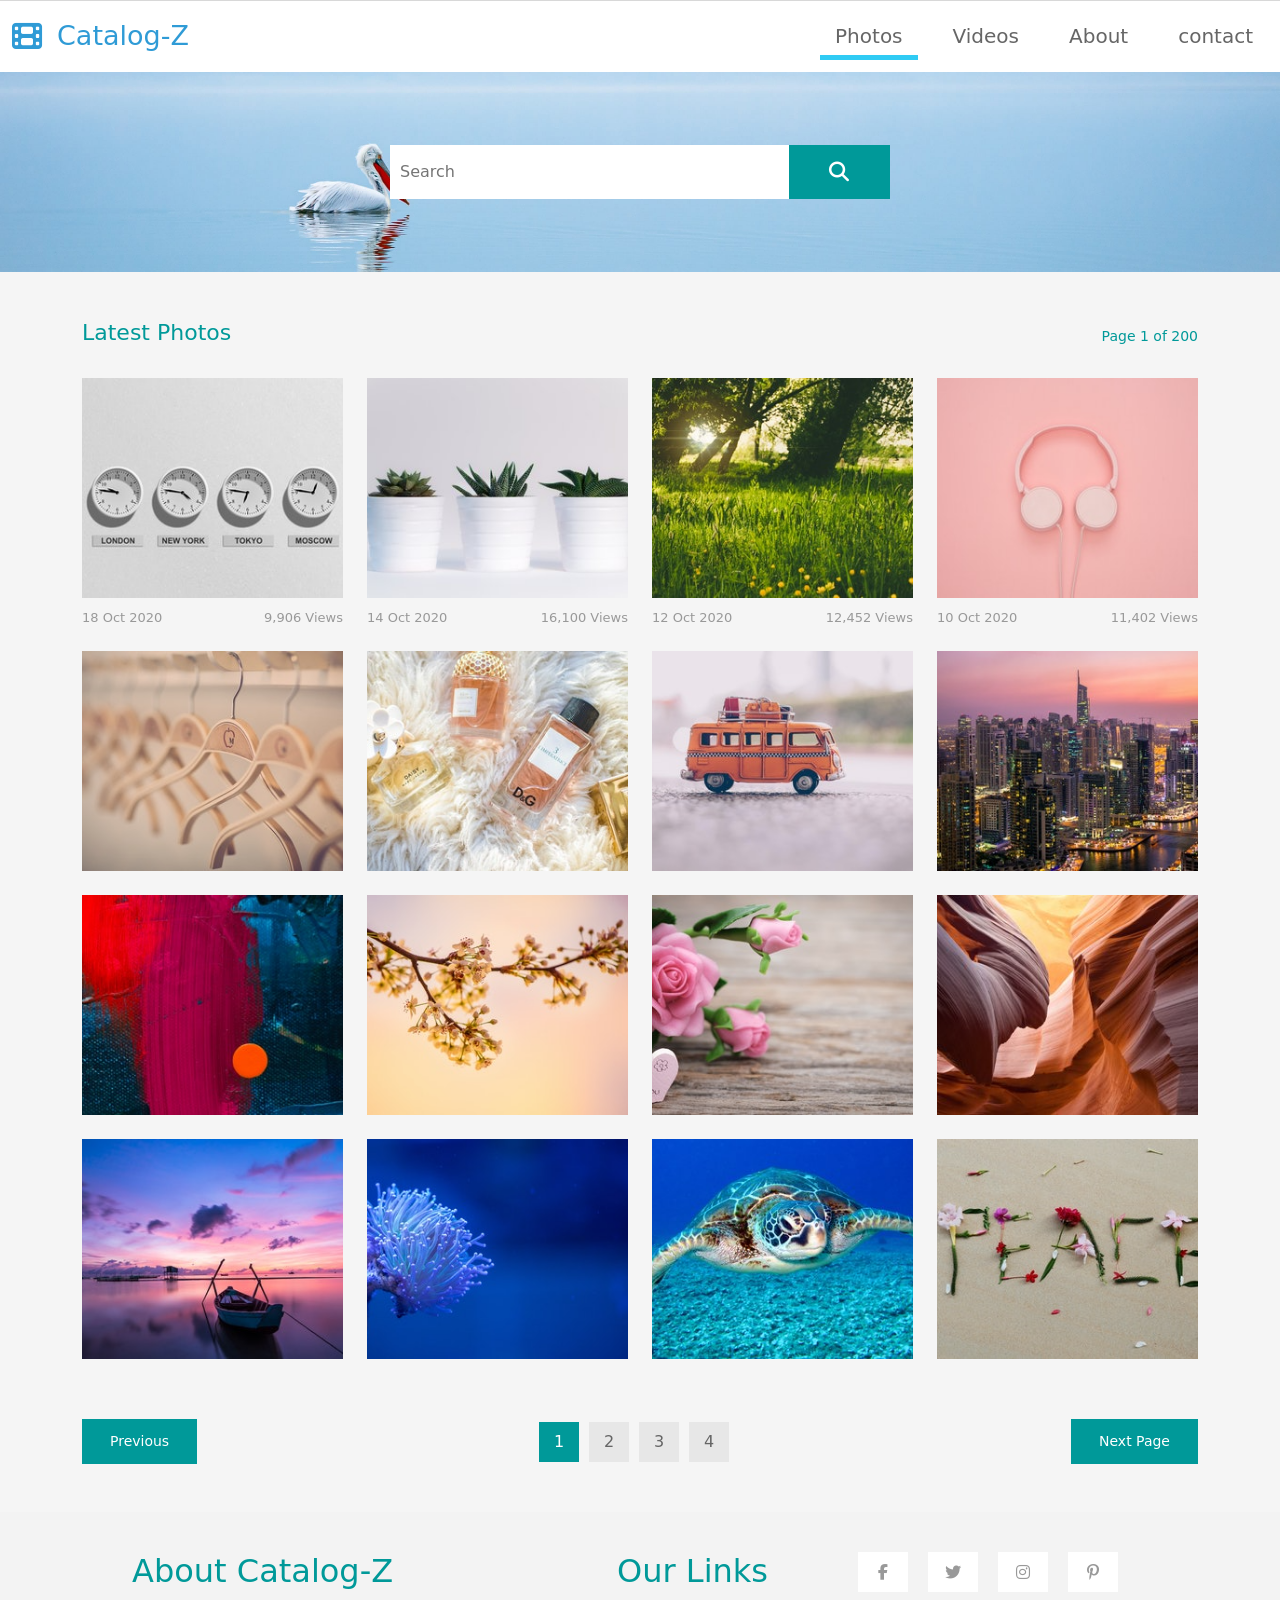
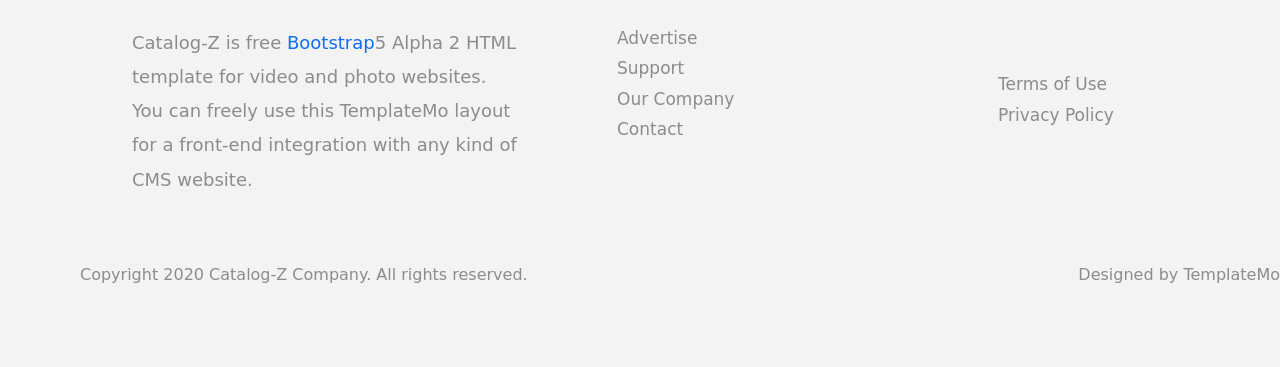
<file: index.html>
<!DOCTYPE html>
<html lang="en">
<head>
<meta charset="UTF-8">
<meta name="viewport" content="width=device-width, initial-scale=1.0">

<title>Catalog Z Style Layout</title>

<!-- Bootstrap -->
<link href="https://cdn.jsdelivr.net/npm/bootstrap@5.3.3/dist/css/bootstrap.min.css" rel="stylesheet">

<!-- Font Awesome -->
<link rel="stylesheet"
href="https://cdnjs.cloudflare.com/ajax/libs/font-awesome/6.5.2/css/all.min.css"/>

<style>
.bg-task1{
    background:#fff;
    border-top:1px solid #d8d8d8;
    padding:10px 0;
}
.navbar-brand{
  font-size:27px;
    font-weight:500;
    color:#2f9bd6 !important;
    display:flex;
    align-items:center;
    gap:15px;
}
.navbar-brand i{
    font-size: 30px;
      color:#2f9bd6;
}
.navbar-nav{
    margin-left: auto;
    gap: 20px;
}
.navbar-nav .nav-link{
    font-size:20px;
    color:#666 !important;
    font-weight:400;
    padding:9px 15px !important;
    position:relative;
    transition:.3s;
}
.navbar-nav .nav-link:hover{
    color:#009999 !important;
}

.navbar-nav .nav-link.active{
    color:#666 !important;
}
.navbar-nav .nav-link.active:hover{
    color:#2f9bd6 !important;
}
 .navbar-nav .nav-link.videos:hover{
     color:#009999 !important;
 }
 .navbar-nav .nav-link.active::after{
    content:"";
    position:absolute;
    left:0;
    bottom:0;
    width:100%;
    height:5px;
    background:#2fcbf4;
}
.navbar-nav .nav-link.videos:hover::after{
    content:"";
    position:absolute;
    left:0;
    bottom:0;
    width:90%;
    height:5px;
    background:#FF6666;
}
.navbar-nav .nav-link.about:hover::after{
    content:"";
    position:absolute;
    left:0;
    bottom:0;
    width:90%;
    height:5px;
    background:#33CC66;
    #CC66CC
}
.navbar-nav .nav-link.contact:hover::after{
    content:"";
    position:absolute;
    left:0;
    bottom:0;
    width:90%;
    height:5px;
    background:#CC66CC;

}
/* hero section  */
.hero{
    background:url('assets/images/pic1.png') center/cover;
    min-height:200px;
    position:relative;
    display:flex;
    align-items:center;
    justify-content:center;
}
.search-box{
    max-width:500px;
    margin:auto;
    background:#fff;
    /* border-radius:60px; */
    overflow:hidden;
    display:flex;
}

.search-box input{
    border:none;
    padding:10px;
    width:100%;
    outline:none;
}
.search-box button{
    border:none;
    background:#009999;
    color:#fff;
    width:120px;
    font-size:20px;
    padding: 12px 15px;
}
.search-box button:hover{
   
    background:#0d6e1f;
    color:#fff;
   ;
}
.search-box input{
color: #009999;
}
/* Mobile Toggle */
.navbar-toggler{
    border:none;
    box-shadow:none !important;
}

/* Responsive */
@media(max-width:991px){

    .navbar-brand{
        font-size:32px;
    }

    .navbar-brand i{
        font-size:32px;
    }

    .navbar-nav{
        margin-top:20px;
        gap:0;
    }

    .navbar-nav .nav-link{
        padding:12px 0 !important;
        display:inline-block;
    }

    .navbar-nav .nav-link.active::after{
        width:60px;
    }
}

/* garlley section  */
.gallery-section{
    background:#f5f5f5;
}

.gallery-title{
    color:#009999;
    font-size:22px;
}
.page-count{
    color:#009999;
    font-size:14px;
}

.photo-card{
    position:relative;
    overflow:hidden;
    cursor:pointer;
}
.photo-card img{
    width:100%;
    height:220px;
    object-fit:cover;
    transition:.6s;
}

/* .photo-card:hover img{
    transform:scale(1.15);
} */
 .overlay{
    position:absolute;
    inset:0;
    display:flex;
    justify-content:center;
    align-items:center;
    background:rgba(18, 12, 12, 0.15);
    opacity:0;
    transition:.5s;
}
.overlay-content{
    width:80%;
    height:80%;
    border:3px solid rgba(255,255,255,.9);
    display:flex;
    justify-content:center;
    align-items:center;
    transform:scale(.5);
    transition:.5s;
}

.overlay-content h5{
    color:#fff;
    font-size:30px;
    font-weight:700;
    letter-spacing:2px;
}

.photo-card:hover .overlay{
    opacity:1;
}
.photo-card:hover .overlay-content{
    transform:scale(1);
     background:rgba(0, 0, 0, 0.15);
}

.photo-info{
    display:flex;
    justify-content:space-between;
    margin-top:10px;
    color:#999;
    font-size:13px;
}

.pagination-area{
    display:flex;
    justify-content:space-between;
    align-items:center;
    margin-top:60px;
    flex-wrap:wrap;
    gap:20px;
}

.btn-page{
    background:#009999;
    color:#fff;
    border:none;
    padding:12px 28px;
    font-size:14px;
}
.btn-page:hover{
    background:#046767;
    color:#fff;
    border:none;
    padding:12px 28px;
    font-size:14px;
}

.numbers{
    display:flex;
    gap:10px;
}

.numbers a{
    width:40px;
    height:40px;
    background:#e7e7e7;
    text-decoration:none;
    color:#666;
    display:flex;
    justify-content:center;
    align-items:center;
}

.numbers a.active{
    background:#009999;
    color:#fff;
}
.numbers a:hover{
    background:#009999;
    color:#fff;
}

@media(max-width:768px){

    .photo-card img{
        height:180px;
    }

    .overlay-content h5{
        font-size:22px;
    }

    .pagination-area{
        justify-content:center;
    }

}
/* footer section  */
.catalog-footer{
    background:#f3f3f3;
    padding:40px 0 80px;
}
.catalog-footer h3{
    color:#009999;
    font-size:32px;
    font-weight:400;
    margin-bottom:35px;
     padding-left: 50px;
}
.catalog-footer p{
    color:#8c8c8c;
    font-size:18px;
    line-height:1.9;
    padding-left: 50px;
}
.catalog-footer p a{
    color:#0d6efd;
    text-decoration:none;
}
.catalog-footer p a:hover{
    color:#009999;
    text-decoration:none;
}
.footer-links{
    list-style:none;
    padding:0;
    margin:0;
}
.footer-links li{
    margin-bottom:5px;
}

.footer-links li a{
    text-decoration:none;
    color:#8c8c8c;
    font-size:17px;
    transition:.3s;
     padding-left: 50px;
}
.footer-links li a:hover{
    color:#009999;

}

.social-icons{
    display:flex;
    gap:20px;
    flex-wrap:wrap;
}
.social-icons a{
    width:50px;
    height:40px;
    background:#fff;
    display:flex;
    justify-content:center;
    align-items:center;
    text-decoration:none;
    color:#999;
    font-size:16px;
    transition:.4s;
    
}

.social-icons a:hover{
    background:#009999;
    color:#fff;
    /* transform:translateY(-5px); */
}
.right-links{
    margin-top:80px;
     padding-left:90px;
}


.footer-bottom{
    margin-top:50px;
    display:flex;
    justify-content:space-between;
    align-items:center;
     padding-left: 80px;
}


.copyright,
.designer{
    color:#8c8c8c;
    font-size:16px;
}
/* Tablet */

@media(max-width:991px){

    .catalog-footer{
        padding:60px 0;
    }

    .catalog-footer h3{
        font-size:32px;
    }

    .catalog-footer p{
        font-size:20px;
    }

    .footer-links li a{
        font-size:22px;
    }

    .copyright,
    .designer{
        font-size:18px;
    }

    .right-links{
        margin-top:0;
    }
}

/* Mobile */

@media(max-width:767px){

    .catalog-footer{
        text-align:center;
    }

    .catalog-footer h3{
        font-size:28px;
    }

    .catalog-footer p{
        font-size:17px;
    }

    .footer-links li a{
        font-size:18px;
    }

    .social-icons{
        justify-content:center;
    }

    .social-icons a{
        width:55px;
        height:55px;
        font-size:18px;
    }

    .footer-bottom{
        flex-direction:column;
        gap:15px;
        text-align:center;
    }

    .copyright,
    .designer{
        font-size:16px;
    }
}
</style>
</head>
<body>


<nav class="navbar navbar-expand-lg bg-task1">
  <div class="container-fluid">
  <a class="navbar-brand" href="#">
    <i class="fa-solid fa-film"></i>
    Catalog-Z
</a>
    <button class="navbar-toggler" type="button" data-bs-toggle="collapse" data-bs-target="#navbarSupportedContent" aria-controls="navbarSupportedContent" aria-expanded="false" aria-label="Toggle navigation">
      <span class="navbar-toggler-icon"></span>
    </button>
    <div class="collapse navbar-collapse" id="navbarSupportedContent">
      <ul class="navbar-nav ms-auto">
    <li class="nav-item">
        <a class="nav-link active" href="task2.html">Photos</a>
    </li>

    <li class="nav-item">
        <a class="nav-link videos" href="video.html">Videos</a>
    </li>

    <li class="nav-item">
        <a class="nav-link about" href="aboutus-task2.html">About</a>
    </li>

    <li class="nav-item">
        <a class="nav-link contact" href="contac-us-task1.html">contact</a>
    </li>
</ul>
      
    </div>
  </div>
</nav>
<!-- HERO -->

<section class="hero">

<div class="hero-content container">

<div class="search-box">

<input type="text" placeholder="Search ">

<button>
<i class="fa-solid fa-magnifying-glass"></i>
</button>

</div>

</div>

</section>
<!-- garlley section  -->
 <section class="gallery-section py-5">
    <div class="container">

        <div class="d-flex justify-content-between align-items-center mb-4">
            <h4 class="gallery-title">Latest Photos</h4>

            <div class="page-count">
                Page <span>1</span> of 200
            </div>
        </div>

        <div class="row g-4">

            <!-- Card 1 -->
            <div class="col-lg-3 col-md-4 col-sm-6">
                <div class="photo-card">
                    <img src="assets/images/pic2.png" alt="">
                    <div class="overlay">
                        <div class="overlay-content">
                            <h5>CLOCK</h5>
                        </div>
                    </div>
                </div>

                <div class="photo-info">
                    <span>18 Oct 2020</span>
                    <span>9,906 Views</span>
                </div>
            </div>

            <!-- Card 2 -->
            <div class="col-lg-3 col-md-4 col-sm-6">
                <div class="photo-card">
                   <img src="assets/images/pic3.png" alt="">
                    <div class="overlay">
                        <div class="overlay-content">
                            <h5>PLANTS</h5>
                        </div>
                    </div>
                </div>

                <div class="photo-info">
                    <span>14 Oct 2020</span>
                    <span>16,100 Views</span>
                </div>
            </div>

            <!-- Card 3 -->
            <div class="col-lg-3 col-md-4 col-sm-6">
                <div class="photo-card">
                    <img src="assets/images/pic4.png" alt="">
                    <div class="overlay">
                        <div class="overlay-content">
                            <h5>MORNING</h5>
                        </div>
                    </div>
                </div>

                <div class="photo-info">
                    <span>12 Oct 2020</span>
                    <span>12,452 Views</span>
                </div>
            </div>

            <!-- Card 4 -->
            <div class="col-lg-3 col-md-4 col-sm-6">
                <div class="photo-card">
                 <img src="assets/images/pic5.png" alt="">
                    <div class="overlay">
                        <div class="overlay-content">
                            <h5>PINKY</h5>
                        </div>
                    </div>
                </div>

                <div class="photo-info">
                    <span>10 Oct 2020</span>
                    <span>11,402 Views</span>
                </div>
            </div>

            <!-- More Cards -->
            <div class="col-lg-3 col-md-4 col-sm-6">
                <div class="photo-card">
                  <img src="assets/images/pic6.png" alt="">
                    <div class="overlay">
                        <div class="overlay-content">
                            <h5>HANGERS</h5>
                        </div>
                    </div>
                </div>
            </div>

            <div class="col-lg-3 col-md-4 col-sm-6">
                <div class="photo-card">
                   <img src="assets/images/pic7.png" alt="">
                    <div class="overlay">
                        <div class="overlay-content">
                            <h5>PERFUMES</h5>
                        </div>
                    </div>
                </div>
            </div>

            <div class="col-lg-3 col-md-4 col-sm-6">
                <div class="photo-card">
                  <img src="assets/images/pic8.png" alt="">
                    <div class="overlay">
                        <div class="overlay-content">
                            <h5>BUS</h5>
                        </div>
                    </div>
                </div>
            </div>

            <div class="col-lg-3 col-md-4 col-sm-6">
                <div class="photo-card">
                   <img src="assets/images/pic9.png" alt="">
                    <div class="overlay">
                        <div class="overlay-content">
                            <h5>NEW YORK</h5>
                        </div>
                    </div>
                </div>
            </div>
             <div class="col-lg-3 col-md-4 col-sm-6">
                <div class="photo-card">
                   <img src="assets/images/pic10.png" alt="">
                    <div class="overlay">
                        <div class="overlay-content">
                            <h5>ABSTRACT</h5>
                        </div>
                    </div>
                </div>
            </div>
             <div class="col-lg-3 col-md-4 col-sm-6">
                <div class="photo-card">
                   <img src="assets/images/pic11.png" alt="">
                    <div class="overlay">
                        <div class="overlay-content">
                            <h5>FLOWERS</h5>
                        </div>
                    </div>
                </div>
            </div>
             <div class="col-lg-3 col-md-4 col-sm-6">
                <div class="photo-card">
                   <img src="assets/images/pic12.png"alt="">
                    <div class="overlay">
                        <div class="overlay-content">
                            <h5>ROSY</h5>
                        </div>
                    </div>
                </div>
            </div>
             <div class="col-lg-3 col-md-4 col-sm-6">
                <div class="photo-card">
                   <img src="assets/images/pic13.png"alt="">
                    <div class="overlay">
                        <div class="overlay-content">
                            <h5>ROCKY</h5>
                        </div>
                    </div>
                </div>
            </div>
             <div class="col-lg-3 col-md-4 col-sm-6">
                <div class="photo-card">
                   <img src="assets/images/pic14.png"alt="">
                    <div class="overlay">
                        <div class="overlay-content">
                            <h5>PURPLE</h5>
                        </div>
                    </div>
                </div>
            </div>
             <div class="col-lg-3 col-md-4 col-sm-6">
                <div class="photo-card">
                   <img src="assets/images/pic15.png"alt="">
                    <div class="overlay">
                        <div class="overlay-content">
                            <h5>SEA</h5>
                        </div>
                    </div>
                </div>
            </div>
             <div class="col-lg-3 col-md-4 col-sm-6">
                <div class="photo-card">
                   <img src="assets/images/pic16.png"alt="">
                    <div class="overlay">
                        <div class="overlay-content">
                            <h5>TURTLE</h5>
                        </div>
                    </div>
                </div>
            </div>
             <div class="col-lg-3 col-md-4 col-sm-6">
                <div class="photo-card">
                   <img src="assets/images/pic17.png"alt="">
                    <div class="overlay">
                        <div class="overlay-content">
                            <h5>PEACE</h5>
                        </div>
                    </div>
                </div>
            </div>

        </div>

        <!-- Pagination -->

        <div class="pagination-area">

            <button class="btn-page">
                Previous
            </button>

            <div class="numbers">
                <a href="#" class="active">1</a>
                <a href="#">2</a>
                <a href="#">3</a>
                <a href="#">4</a>
            </div>

            <button class="btn-page">
                Next Page
            </button>

        </div>

    </div>
</section>
<!-- footer section  -->
 <footer class="catalog-footer">
    <div class="container">
       <div class="row gy-5 gx-lg-5">

            <!-- About -->
            <div class="col-lg-5 col-md-6">
                <h3>About Catalog-Z</h3>

                <p>
                    Catalog-Z is free<a href="#"> Bootstrap</a>5 Alpha 2 HTML template
                    for video and photo websites. You can freely use this
                    TemplateMo layout for a front-end integration with any
                    kind of CMS website.
                </p>
            </div>

            <!-- Links -->
            <div class="col-lg-3 col-md-6">
                <h3>Our Links</h3>

                <ul class="footer-links">
                    <li><a href="#">Advertise</a></li>
                    <li><a href="#">Support</a></li>
                    <li><a href="#">Our Company</a></li>
                    <li><a href="#">Contact</a></li>
                </ul>
            </div>

            <!-- Social -->
            <div class="col-lg-4 col-md-6">
                <div class="social-icons">
                    <a href="#"><i class="fab fa-facebook-f"></i></a>
                    <a href="#"><i class="fab fa-twitter"></i></a>
                    <a href="#"><i class="fab fa-instagram"></i></a>
                    <a href="#"><i class="fab fa-pinterest-p"></i></a>
                </div>
                
                <ul class="footer-links right-links">
                    <li><a href="#">Terms of Use</a></li>
                    <li><a href="#">Privacy Policy</a></li>
                </ul>
            </div>
            </div>

            <!-- Policies -->
           

        </div>

        <!-- Bottom Footer -->

        <div class="footer-bottom">

            <div class="copyright">
                Copyright 2020 Catalog-Z Company.
                All rights reserved.
            </div>

            <div class="designer">
                Designed by TemplateMo
            </div>

        </div>

    </div>
</footer>

<!-- Bootstrap JS -->

<script src="https://cdn.jsdelivr.net/npm/bootstrap@5.3.3/dist/js/bootstrap.bundle.min.js"></script>

</body>
</html>
</file>
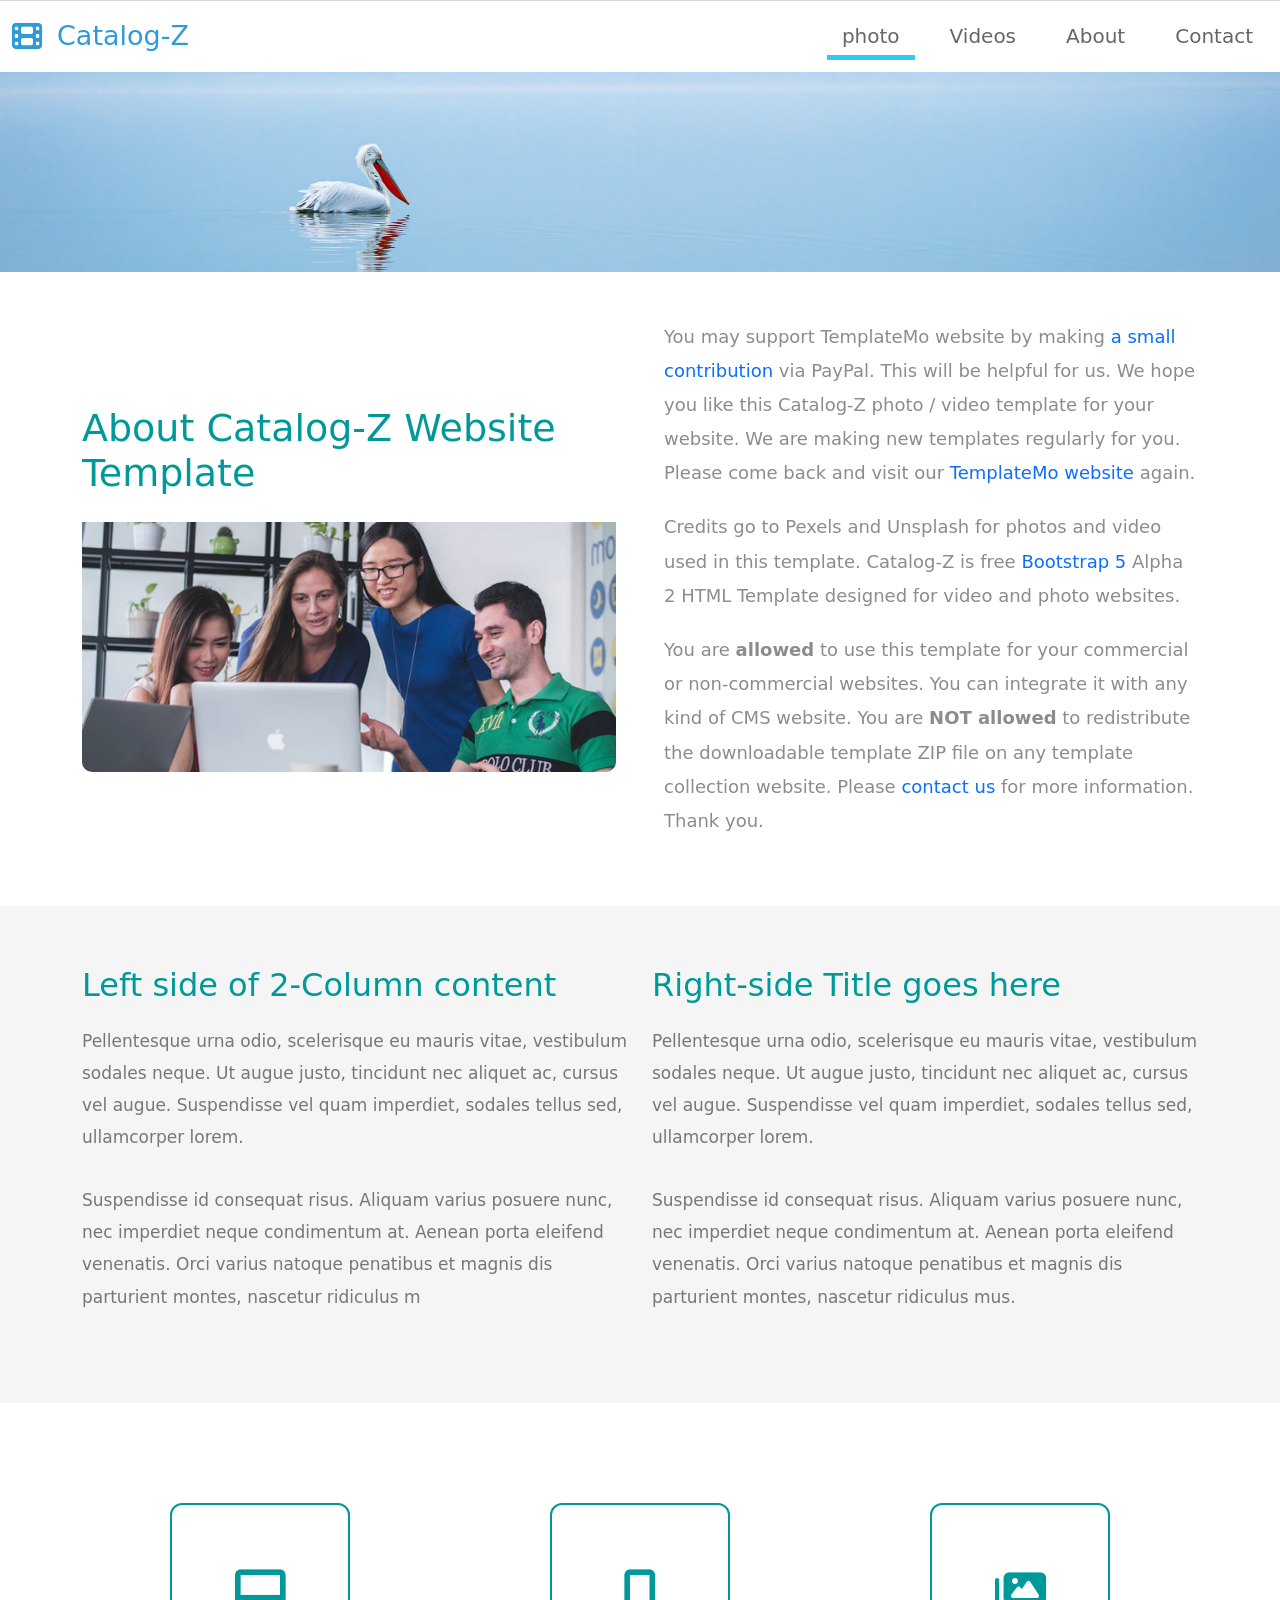
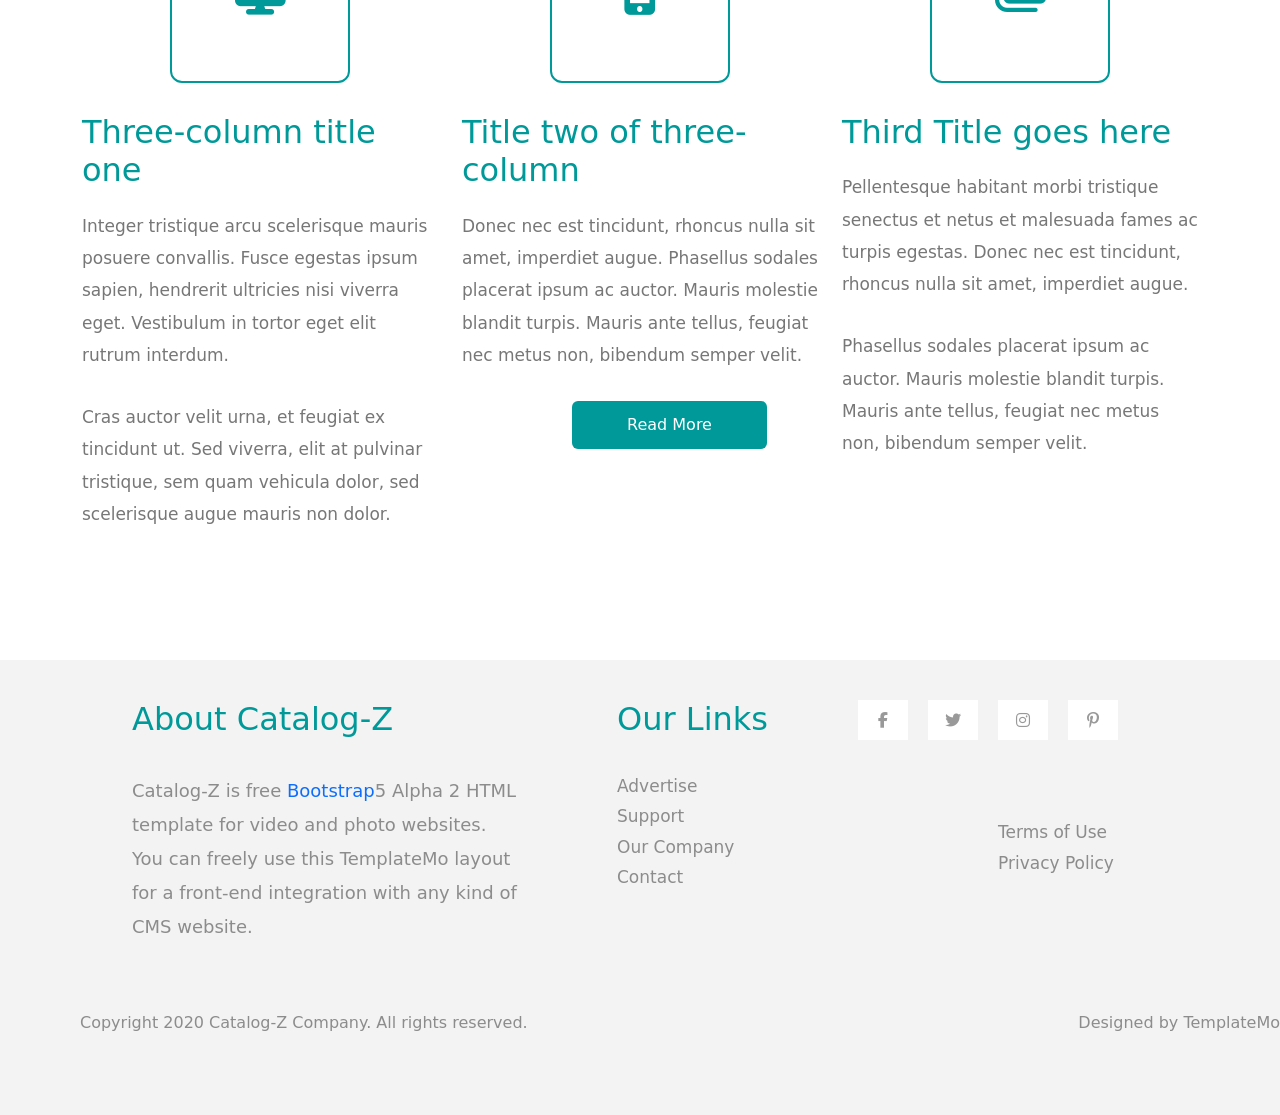
<file: aboutus-task2.html>
<!DOCTYPE html>
<html lang="en">
<head>
<meta charset="UTF-8">
<meta name="viewport" content="width=device-width, initial-scale=1.0">

<title>Catalog Z Style Layout</title>

<!-- Bootstrap -->
<link href="https://cdn.jsdelivr.net/npm/bootstrap@5.3.3/dist/css/bootstrap.min.css" rel="stylesheet">

<!-- Font Awesome -->
<link rel="stylesheet"
href="https://cdnjs.cloudflare.com/ajax/libs/font-awesome/6.5.2/css/all.min.css"/>

<style>
.bg-task1{
    background:#fff;
    border-top:1px solid #d8d8d8;
    padding:10px 0;
}
.navbar-brand{
  font-size:27px;
    font-weight:500;
    color:#2f9bd6 !important;
    display:flex;
    align-items:center;
    gap:15px;
}
.navbar-brand i{
    font-size: 30px;
      color:#2f9bd6;
}
.navbar-nav{
    margin-left: auto;
    gap: 20px;
}
.navbar-nav .nav-link{
    font-size:20px;
    color:#666 !important;
    font-weight:400;
    padding:9px 15px !important;
    position:relative;
    transition:.3s;
}
.navbar-nav .nav-link:hover{
    color:#009999 !important;
}

.navbar-nav .nav-link.active{
    color:#666 !important;
}
.navbar-nav .nav-link.active:hover{
    color:#2f9bd6 !important;
}
 .navbar-nav .nav-link.videos:hover{
     color:#009999 !important;
 }
 .navbar-nav .nav-link.active::after{
    content:"";
    position:absolute;
    left:0;
    bottom:0;
    width:100%;
    height:5px;
    background:#2fcbf4;
}
.navbar-nav .nav-link.videos:hover::after{
    content:"";
    position:absolute;
    left:0;
    bottom:0;
    width:90%;
    height:5px;
    background:#FF6666;
}
.navbar-nav .nav-link.about:hover::after{
    content:"";
    position:absolute;
    left:0;
    bottom:0;
    width:90%;
    height:5px;
    background:#33CC66;
    #CC66CC
}
.navbar-nav .nav-link.contact:hover::after{
    content:"";
    position:absolute;
    left:0;
    bottom:0;
    width:90%;
    height:5px;
    background:#CC66CC;

}
/* hero section  */
.hero{
    background:url('assets/images/pic1.png') center/cover;
    min-height:200px;
    position:relative;
    display:flex;
    align-items:center;
    justify-content:center;
}
.search-box{
    max-width:500px;
    margin:auto;
    background:#fff;
    /* border-radius:60px; */
    overflow:hidden;
    display:flex;
}

.search-box input{
    border:none;
    padding:10px;
    width:100%;
    outline:none;
}
.search-box button{
    border:none;
    background:#009999;
    color:#fff;
    width:120px;
    font-size:20px;
    padding: 12px 15px;
}
.search-box button:hover{
   
    background:#0d6e1f;
    color:#fff;
   ;
}
.search-box input{
color: #009999;
}
/* Mobile Toggle */
.navbar-toggler{
    border:none;
    box-shadow:none !important;
}

/* Responsive */
@media(max-width:991px){

    .navbar-brand{
        font-size:32px;
    }

    .navbar-brand i{
        font-size:32px;
    }

    .navbar-nav{
        margin-top:20px;
        gap:0;
    }

    .navbar-nav .nav-link{
        padding:12px 0 !important;
        display:inline-block;
    }

    .navbar-nav .nav-link.active::after{
        width:60px;
    }
}


/* footer section  */
.catalog-footer{
    background:#f3f3f3;
    padding:40px 0 80px;
}
.catalog-footer h3{
    color:#009999;
    font-size:32px;
    font-weight:400;
    margin-bottom:35px;
     padding-left: 50px;
}
.catalog-footer p{
    color:#8c8c8c;
    font-size:18px;
    line-height:1.9;
    padding-left: 50px;
}
.catalog-footer p a{
    color:#0d6efd;
    text-decoration:none;
}
.catalog-footer p a:hover{
    color:#009999;
    text-decoration:none;
}
.footer-links{
    list-style:none;
    padding:0;
    margin:0;
}
.footer-links li{
    margin-bottom:5px;
}

.footer-links li a{
    text-decoration:none;
    color:#8c8c8c;
    font-size:17px;
    transition:.3s;
     padding-left: 50px;
}
.footer-links li a:hover{
    color:#009999;

}

.social-icons{
    display:flex;
    gap:20px;
    flex-wrap:wrap;
}
.social-icons a{
    width:50px;
    height:40px;
    background:#fff;
    display:flex;
    justify-content:center;
    align-items:center;
    text-decoration:none;
    color:#999;
    font-size:16px;
    transition:.4s;
    
}

.social-icons a:hover{
    background:#009999;
    color:#fff;
    /* transform:translateY(-5px); */
}
.right-links{
    margin-top:80px;
     padding-left:90px;
}


.footer-bottom{
    margin-top:50px;
    display:flex;
    justify-content:space-between;
    align-items:center;
     padding-left: 80px;
}


.copyright,
.designer{
    color:#8c8c8c;
    font-size:16px;
}
/* Tablet */

@media(max-width:991px){

    .catalog-footer{
        padding:60px 0;
    }

    .catalog-footer h3{
        font-size:32px;
    }

    .catalog-footer p{
        font-size:20px;
    }

    .footer-links li a{
        font-size:22px;
    }

    .copyright,
    .designer{
        font-size:18px;
    }

    .right-links{
        margin-top:0;
    }
}

/* Mobile */

@media(max-width:767px){

    .catalog-footer{
        text-align:center;
    }

    .catalog-footer h3{
        font-size:28px;
    }

    .catalog-footer p{
        font-size:17px;
    }

    .footer-links li a{
        font-size:18px;
    }

    .social-icons{
        justify-content:center;
    }

    .social-icons a{
        width:55px;
        height:55px;
        font-size:18px;
    }

    .footer-bottom{
        flex-direction:column;
        gap:15px;
        text-align:center;
    }

    .copyright,
    .designer{
        font-size:16px;
    }
}


/* contact us section  */
.features-section{
    padding:100px 0;
    background:#fff;
}
/* .feature-card{
    background:#fff;
    padding:40px 30px;
    height:100%;
    text-align:center;
    border-radius:15px;
    transition:.4s;
    box-shadow:0 10px 30px rgba(0,0,0,.08);
} */
.icon-box{
    width:180px;
    height:180px;
    border:2px solid #009999;
    margin:0 auto 30px;
    display:flex;
    justify-content:center;
    align-items:center;
    border-radius:12px;
    transition:.4s;
}

.icon-box i{
    font-size:45px;
    color:#009999;
}

.feature-card h2{
    color:#009999;
    font-size:32px;
    margin-bottom:20px;
    font-weight:400;
}
.feature-card p{
    color:#777;
    line-height:1.9;
    font-size:17px;
    margin-bottom:30px;
}
.feature-btn{
    display:inline-block;
    padding:12px 55px;
    background:#009999;
    color:#fff;
    text-decoration:none;
    border-radius:6px;
    transition:.3s;
    margin-left: 110px;
}
.feature-btn:hover{
    background:#065858;
    color:#fff;
}
/* new section  */
.info-section{
      padding:60px 0;
    background:#f5f5f5;
}
.info-section h2{
     color:#009999;
    font-size:32px;
    margin-bottom:20px;
    font-weight:400;
}
.info-section p{
      color:#777;
    line-height:1.9;
    font-size:17px;
    margin-bottom:30px;
}
 /* new section  */
.about-section{
    background:#fff;
    padding:80px 0;
}

.about-img{
    overflow:hidden;
    border-radius:10px;
}

.about-img img{
    width:100%;
    transition:.5s;
}



.about-img h2{
    color:#009999;
    font-size:38px;
    margin-bottom:25px;
    font-weight:400;
}

.about-content p{
    color:#8c8c8c;
    font-size:18px;
    line-height:1.9;
    margin-bottom:20px;
}


.about-content a{
    text-decoration: none;
}
.about-content a:hover{
    color: #009999;
}
@media(max-width:991px){

    .about-content{
        text-align:center;
    }

  .about-img h2{
        font-size:34px;
    }
}

@media(max-width:767px){

    .about-section{
        padding:60px 0;
    }

.about-img h2{
        font-size:28px;
    }

    .about-content p{
        font-size:16px;
    }
}
</style>
</head>
<body>


<nav class="navbar navbar-expand-lg bg-task1">
  <div class="container-fluid">
  <a class="navbar-brand" href="#">
    <i class="fa-solid fa-film"></i>
    Catalog-Z
</a>
    <button class="navbar-toggler" type="button" data-bs-toggle="collapse" data-bs-target="#navbarSupportedContent" aria-controls="navbarSupportedContent" aria-expanded="false" aria-label="Toggle navigation">
      <span class="navbar-toggler-icon"></span>
    </button>
    <div class="collapse navbar-collapse" id="navbarSupportedContent">
      <ul class="navbar-nav ms-auto">
    <li class="nav-item">
        <a class="nav-link active" href="task2.html">photo</a>
    </li>

    <li class="nav-item">
        <a class="nav-link videos" href="video.html">Videos</a>
    </li>

    <li class="nav-item">
        <a class="nav-link about" href="video.html">About</a>
    </li>

    <li class="nav-item">
        <a class="nav-link contact" href="contac-us-task1.html">Contact</a>
    </li>
</ul>
      
    </div>
  </div>
</nav>
<!-- HERO -->

<section class="hero">

<div class="hero-content container">

<div class="search-box">



</div>

</div>

</section>
<!-- ist section  -->
 
<section class="about-section py-5">
    <div class="container">
        <div class="row align-items-center g-5">

            <!-- Left Image -->
            <div class="col-lg-6">
                <div class="about-img">
                     <h2>About Catalog-Z Website Template </h2>
                    <img src="assets/images/pic19.png" alt="About" class="img-fluid">
                </div>
            </div>

            <!-- Right Content -->
            <div class="col-lg-6">
                <div class="about-content">
                

                    <p>
                       
You may support TemplateMo website by making <a href="https://www.paypal.com/paypalme/templatemo">a small contribution</a>  via PayPal.
 This will be helpful for us. We hope you like this Catalog-Z photo / video template for your website. 
 We are making new templates regularly for you.
 Please come back and visit our <a href="https://templatemo.com/"> TemplateMo website</a>  again.
                    </p>

                    <p>
                       Credits go to Pexels and Unsplash for photos and video used in this template.
                        Catalog-Z is free  <a href="https://getbootstrap.com/docs/5.3/getting-started/introduction/"> Bootstrap 5</a>  Alpha 2 HTML Template designed for video and photo websites.
                    </p>
                    <p>You are <strong>allowed</strong>  to use this template for your commercial or non-commercial websites.
                         You can integrate it with any kind of CMS website. You are <strong>NOT allowed</strong>  to redistribute the downloadable
                          template ZIP file on any template collection website.
                         Please <a href="">  contact us </a> for more information. Thank you.</p>

               
                </div>
            </div>

        </div>
    </div>
</section>
 <!-- new section -->
 <section class="info-section">
    <div class="container">
        <div class="row g-4">

          
          <div class="col-lg-6">
            <h2>Left side of 2-Column content </h2>
            <p>Pellentesque urna odio, scelerisque eu mauris vitae, vestibulum sodales neque. Ut augue justo, 
                tincidunt nec aliquet ac, 
                cursus vel augue. Suspendisse vel quam imperdiet, sodales tellus sed, ullamcorper lorem. </p>
                <p>
                    Suspendisse id consequat risus. Aliquam varius posuere nunc, nec imperdiet neque condimentum at. 
                    Aenean porta eleifend venenatis. 
                    Orci varius natoque penatibus et magnis dis parturient montes, nascetur ridiculus m
                </p>
          </div>
          <!-- 2 card  -->
           <div class="col-lg-6">
            <h2>Right-side Title goes here </h2>
            <p>Pellentesque urna odio, scelerisque eu mauris vitae, vestibulum sodales neque.
                 Ut augue justo, tincidunt nec aliquet ac, cursus vel augue. Suspendisse vel quam imperdiet,
                  sodales tellus sed, ullamcorper lorem.  </p>
                <p>
                  Suspendisse id consequat risus. Aliquam varius posuere nunc, nec imperdiet neque condimentum at.
                   Aenean porta eleifend venenatis. 
                  Orci varius natoque penatibus et magnis dis parturient montes, nascetur ridiculus mus.
                </p>
          </div>
        </div>
    </div>
</section>
<!-- new section -->
 <section class="features-section">
    <div class="container">
        <div class="row g-4">

            <!-- Card 1 -->
            <div class="col-lg-4 col-md-6">
                <div class="feature-card">
                    <div class="icon-box">
                        <i class="fas fa-desktop"></i>
                    </div>

                    <h2>Three-column title one</h2>

                    <p>
                        Integer tristique arcu scelerisque mauris posuere convallis. Fusce egestas ipsum sapien,
                         hendrerit ultricies nisi viverra eget. Vestibulum in tortor eget elit rutrum interdum. 
                    </p>
                    <p>
                        Cras auctor velit urna, et feugiat ex tincidunt ut. Sed viverra, elit at pulvinar tristique,
                         sem quam vehicula dolor, sed scelerisque augue mauris non dolor. 
                    </p>

                   
                </div>
            </div>

            <!-- Card 2 -->
            <div class="col-lg-4 col-md-6">
                <div class="feature-card active-card">
                    <div class="icon-box">
                        <i class="fas fa-mobile-alt"></i>
                    </div>

                    <h2>Title two of three-column</h2>

                    <p>
                       Donec nec est tincidunt, rhoncus nulla sit amet, imperdiet augue. Phasellus sodales placerat ipsum ac auctor.
                        Mauris molestie blandit turpis. 
                       Mauris ante tellus, feugiat nec metus non, bibendum semper velit.
                    </p>

                    <a href="#" class="feature-btn">
                        Read More
                    </a>
                </div>
            </div>

            <!-- Card 3 -->
            <div class="col-lg-4 col-md-6 mx-md-auto">
                <div class="feature-card">
                    <div class="icon-box">
                        <i class="fas fa-images"></i>
                    </div>

                    <h2>Third Title goes here</h2>

                    <p>
                        Pellentesque habitant morbi tristique senectus et netus et malesuada fames ac turpis egestas.
                         Donec nec est tincidunt, rhoncus nulla sit amet, imperdiet augue. 
                    </p>
                                        <p>
                        Phasellus sodales placerat ipsum ac auctor. Mauris molestie blandit turpis.
                         Mauris ante tellus, feugiat nec metus non, bibendum semper velit. 
                    </p>

                   
                </div>
            </div>

        </div>
    </div>
</section>
 <!-- new section  -->
 
<!-- footer section  -->
 <footer class="catalog-footer">
    <div class="container">
       <div class="row gy-5 gx-lg-5">

            <!-- About -->
            <div class="col-lg-5 col-md-6">
                <h3>About Catalog-Z</h3>

                <p>
                    Catalog-Z is free<a href="#"> Bootstrap</a>5 Alpha 2 HTML template
                    for video and photo websites. You can freely use this
                    TemplateMo layout for a front-end integration with any
                    kind of CMS website.
                </p>
            </div>

            <!-- Links -->
            <div class="col-lg-3 col-md-6">
                <h3>Our Links</h3>

                <ul class="footer-links">
                    <li><a href="#">Advertise</a></li>
                    <li><a href="#">Support</a></li>
                    <li><a href="#">Our Company</a></li>
                    <li><a href="#">Contact</a></li>
                </ul>
            </div>

            <!-- Social -->
            <div class="col-lg-4 col-md-6">
                <div class="social-icons">
                    <a href="#"><i class="fab fa-facebook-f"></i></a>
                    <a href="#"><i class="fab fa-twitter"></i></a>
                    <a href="#"><i class="fab fa-instagram"></i></a>
                    <a href="#"><i class="fab fa-pinterest-p"></i></a>
                </div>
                
                <ul class="footer-links right-links">
                    <li><a href="#">Terms of Use</a></li>
                    <li><a href="#">Privacy Policy</a></li>
                </ul>
            </div>
            </div>

            <!-- Policies -->
           

        </div>

        <!-- Bottom Footer -->

        <div class="footer-bottom">

            <div class="copyright">
                Copyright 2020 Catalog-Z Company.
                All rights reserved.
            </div>

            <div class="designer">
                Designed by TemplateMo
            </div>

        </div>

    </div>
</footer>

<!-- Bootstrap JS -->

<script src="https://cdn.jsdelivr.net/npm/bootstrap@5.3.3/dist/js/bootstrap.bundle.min.js"></script>

</body>
</html>
</file>
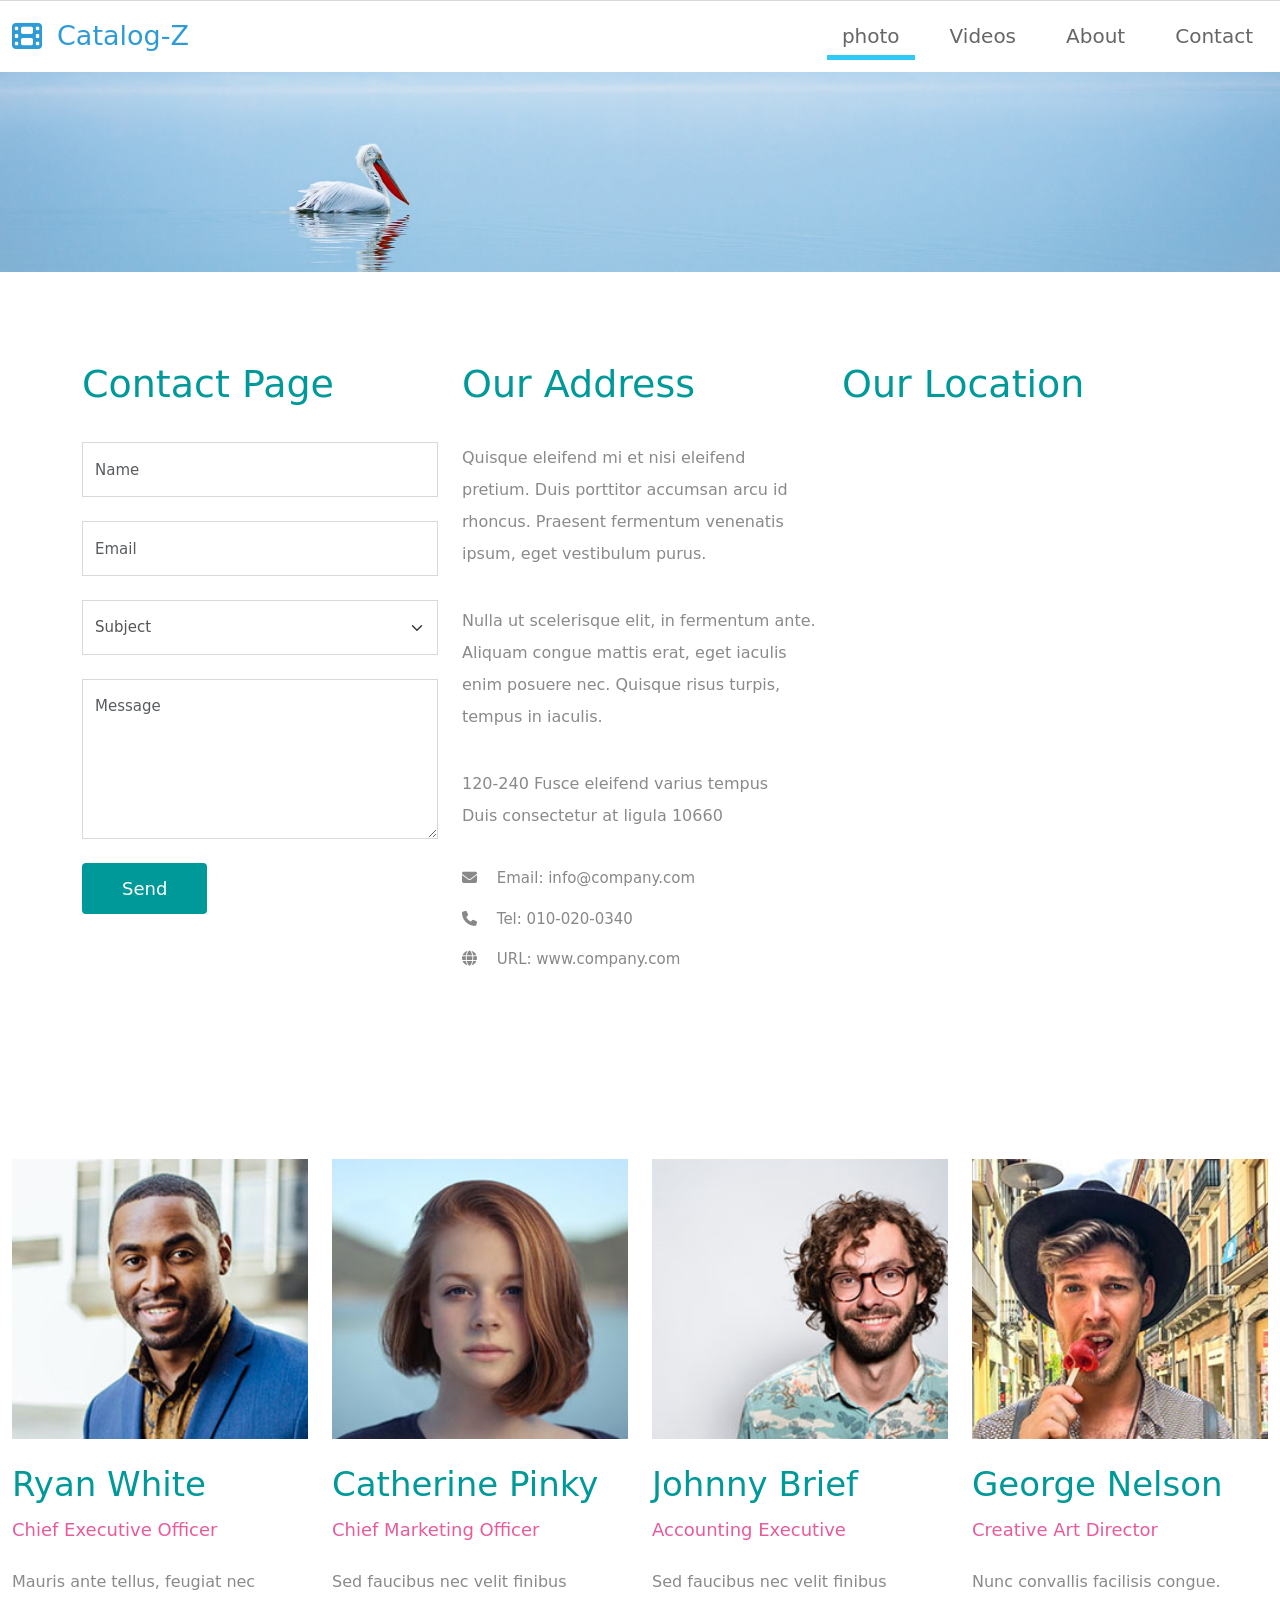
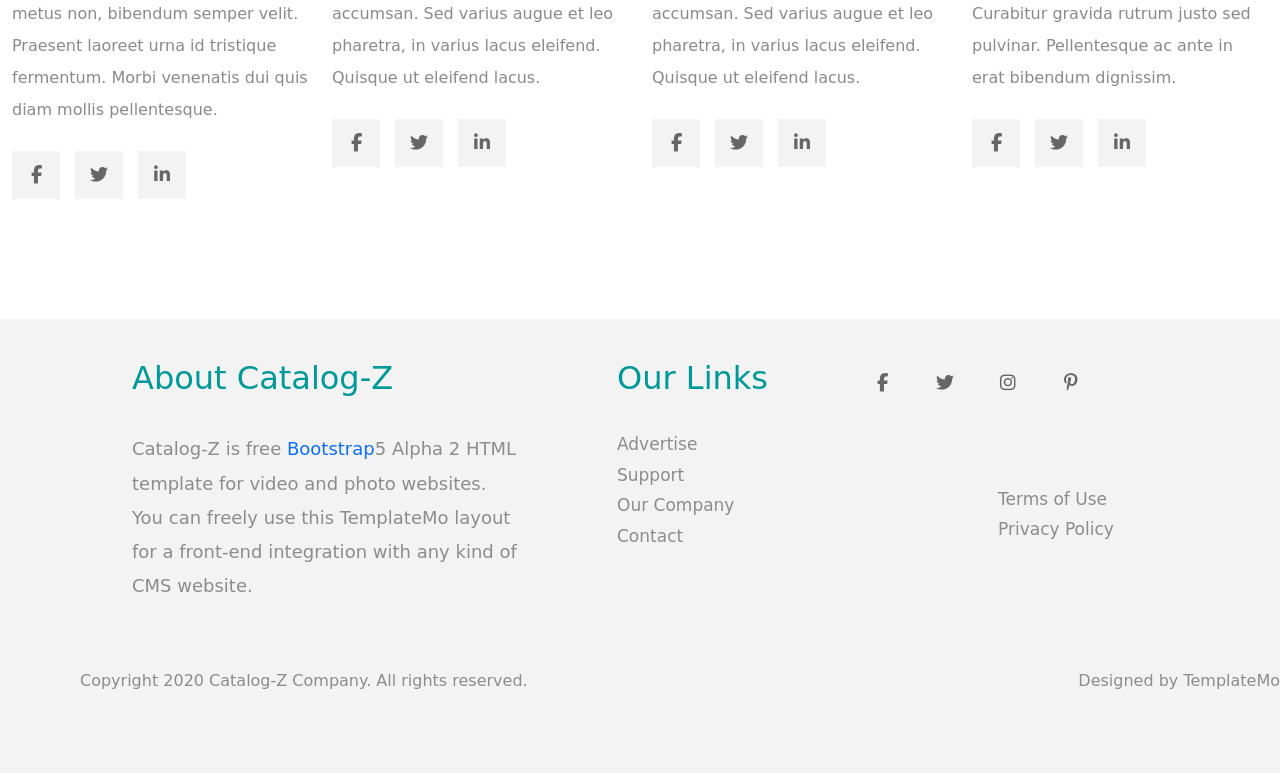
<file: contac-us-task1.html>
<!DOCTYPE html>
<html lang="en">
<head>
<meta charset="UTF-8">
<meta name="viewport" content="width=device-width, initial-scale=1.0">

<title>Catalog Z Style Layout</title>

<!-- Bootstrap -->
<link href="https://cdn.jsdelivr.net/npm/bootstrap@5.3.3/dist/css/bootstrap.min.css" rel="stylesheet">

<!-- Font Awesome -->
<link rel="stylesheet"
href="https://cdnjs.cloudflare.com/ajax/libs/font-awesome/6.5.2/css/all.min.css"/>

<style>
.bg-task1{
    background:#fff;
    border-top:1px solid #d8d8d8;
    padding:10px 0;
}
.navbar-brand{
  font-size:27px;
    font-weight:500;
    color:#2f9bd6 !important;
    display:flex;
    align-items:center;
    gap:15px;
}
.navbar-brand i{
    font-size: 30px;
      color:#2f9bd6;
}
.navbar-nav{
    margin-left: auto;
    gap: 20px;
}
.navbar-nav .nav-link{
    font-size:20px;
    color:#666 !important;
    font-weight:400;
    padding:9px 15px !important;
    position:relative;
    transition:.3s;
}
.navbar-nav .nav-link:hover{
    color:#009999 !important;
}

.navbar-nav .nav-link.active{
    color:#666 !important;
}
.navbar-nav .nav-link.active:hover{
    color:#2f9bd6 !important;
}
 .navbar-nav .nav-link.videos:hover{
     color:#009999 !important;
 }
 .navbar-nav .nav-link.active::after{
    content:"";
    position:absolute;
    left:0;
    bottom:0;
    width:100%;
    height:5px;
    background:#2fcbf4;
}
.navbar-nav .nav-link.videos:hover::after{
    content:"";
    position:absolute;
    left:0;
    bottom:0;
    width:90%;
    height:5px;
    background:#FF6666;
}
.navbar-nav .nav-link.about:hover::after{
    content:"";
    position:absolute;
    left:0;
    bottom:0;
    width:90%;
    height:5px;
    background:#33CC66;
    #CC66CC
}
.navbar-nav .nav-link.contact:hover::after{
    content:"";
    position:absolute;
    left:0;
    bottom:0;
    width:90%;
    height:5px;
    background:#CC66CC;

}
/* hero section  */
.hero{
    background:url('assets/images/pic1.png') center/cover;
    min-height:200px;
    position:relative;
    display:flex;
    align-items:center;
    justify-content:center;
}
.search-box{
    max-width:500px;
    margin:auto;
    background:#fff;
    /* border-radius:60px; */
    overflow:hidden;
    display:flex;
}

.search-box input{
    border:none;
    padding:10px;
    width:100%;
    outline:none;
}
.search-box button{
    border:none;
    background:#009999;
    color:#fff;
    width:120px;
    font-size:20px;
    padding: 12px 15px;
}
.search-box button:hover{
   
    background:#0d6e1f;
    color:#fff;
   ;
}
.search-box input{
color: #009999;
}
/* Mobile Toggle */
.navbar-toggler{
    border:none;
    box-shadow:none !important;
}

/* Responsive */
@media(max-width:991px){

    .navbar-brand{
        font-size:32px;
    }

    .navbar-brand i{
        font-size:32px;
    }

    .navbar-nav{
        margin-top:20px;
        gap:0;
    }

    .navbar-nav .nav-link{
        padding:12px 0 !important;
        display:inline-block;
    }

    .navbar-nav .nav-link.active::after{
        width:60px;
    }
}


/* footer section  */
.catalog-footer{
    background:#f3f3f3;
    padding:40px 0 80px;
}
.catalog-footer h3{
    color:#009999;
    font-size:32px;
    font-weight:400;
    margin-bottom:35px;
     padding-left: 50px;
}
.catalog-footer p{
    color:#8c8c8c;
    font-size:18px;
    line-height:1.9;
    padding-left: 50px;
}
.catalog-footer p a{
    color:#0d6efd;
    text-decoration:none;
}
.catalog-footer p a:hover{
    color:#009999;
    text-decoration:none;
}
.footer-links{
    list-style:none;
    padding:0;
    margin:0;
}
.footer-links li{
    margin-bottom:5px;
}

.footer-links li a{
    text-decoration:none;
    color:#8c8c8c;
    font-size:17px;
    transition:.3s;
     padding-left: 50px;
}
.footer-links li a:hover{
    color:#009999;

}

.social-icons{
    display:flex;
    gap:20px;
    flex-wrap:wrap;
}
.social-icons a{
    width:50px;
    height:40px;
    background:#fff;
    display:flex;
    justify-content:center;
    align-items:center;
    text-decoration:none;
    color:#999;
    font-size:16px;
    transition:.4s;
    
}

.social-icons a:hover{
    background:#009999;
    color:#fff;
    /* transform:translateY(-5px); */
}
.right-links{
    margin-top:80px;
     padding-left:90px;
}


.footer-bottom{
    margin-top:50px;
    display:flex;
    justify-content:space-between;
    align-items:center;
     padding-left: 80px;
}


.copyright,
.designer{
    color:#8c8c8c;
    font-size:16px;
}
/* Tablet */

@media(max-width:991px){

    .catalog-footer{
        padding:60px 0;
    }

    .catalog-footer h3{
        font-size:32px;
    }

    .catalog-footer p{
        font-size:20px;
    }

    .footer-links li a{
        font-size:22px;
    }

    .copyright,
    .designer{
        font-size:18px;
    }

    .right-links{
        margin-top:0;
    }
}

/* Mobile */

@media(max-width:767px){

    .catalog-footer{
        text-align:center;
    }

    .catalog-footer h3{
        font-size:28px;
    }

    .catalog-footer p{
        font-size:17px;
    }

    .footer-links li a{
        font-size:18px;
    }

    .social-icons{
        justify-content:center;
    }

    .social-icons a{
        width:55px;
        height:55px;
        font-size:18px;
    }

    .footer-bottom{
        flex-direction:column;
        gap:15px;
        text-align:center;
    }

    .copyright,
    .designer{
        font-size:16px;
    }
}


/* contact us section  */
.features-section{
    padding:100px 0;
    background:#fff;
}
/* .feature-card{
    background:#fff;
    padding:40px 30px;
    height:100%;
    text-align:center;
    border-radius:15px;
    transition:.4s;
    box-shadow:0 10px 30px rgba(0,0,0,.08);
} */
.icon-box{
    width:180px;
    height:180px;
    border:2px solid #009999;
    margin:0 auto 30px;
    display:flex;
    justify-content:center;
    align-items:center;
    border-radius:12px;
    transition:.4s;
}

.icon-box i{
    font-size:45px;
    color:#009999;
}

.feature-card h2{
    color:#009999;
    font-size:32px;
    margin-bottom:20px;
    font-weight:400;
}
.feature-card p{
    color:#777;
    line-height:1.9;
    font-size:17px;
    margin-bottom:30px;
}
.feature-btn{
    display:inline-block;
    padding:12px 55px;
    background:#009999;
    color:#fff;
    text-decoration:none;
    border-radius:6px;
    transition:.3s;
    margin-left: 110px;
}
.feature-btn:hover{
    background:#065858;
    color:#fff;
}
/* new section  */
.info-section{
      padding:60px 0;
    background:#f5f5f5;
}
.info-section h2{
     color:#009999;
    font-size:32px;
    margin-bottom:20px;
    font-weight:400;
}
.info-section p{
      color:#777;
    line-height:1.9;
    font-size:17px;
    margin-bottom:30px;
}
 /* new section  */
.about-section{
    background:#fff;
    padding:80px 0;
}

.about-img{
    overflow:hidden;
    border-radius:10px;
}

.about-img img{
    width:100%;
    transition:.5s;
}



.about-img h2{
    color:#009999;
    font-size:38px;
    margin-bottom:25px;
    font-weight:400;
}

.about-content p{
    color:#8c8c8c;
    font-size:18px;
    line-height:1.9;
    margin-bottom:20px;
}


.about-content a{
    text-decoration: none;
}
.about-content a:hover{
    color: #009999;
}
@media(max-width:991px){

    .about-content{
        text-align:center;
    }

  .about-img h2{
        font-size:34px;
    }
}

@media(max-width:767px){

    .about-section{
        padding:60px 0;
    }

.about-img h2{
        font-size:28px;
    }

    .about-content p{
        font-size:16px;
    }
}

/* form section  */


.contact-section{
    padding:90px 0;
}

.contact-title{
    color:#009999;
    font-size:38px;
    font-weight:400;
    margin-bottom:35px;
}

/* FORM */

.contact-form .form-control,
.contact-form .form-select{
    border:1px solid #d9d9d9;
    border-radius:0;
    height:55px;
    font-size:15px;
    color:#555;
    box-shadow:none;
}

.contact-form textarea{
    min-height:160px;
    resize:vertical;
    padding-top:15px;
}

.contact-form .form-control:focus,
.contact-form .form-select:focus{
    border-color:#009999;
    box-shadow:none;
}

.send-btn{
    background:#009999;
    color:#fff;
    border:none;
    padding:12px 40px;
    border-radius:4px;
    transition:.3s;
    font-size:18px;
}

.send-btn:hover{
    background:#007d7d;
}

/* ADDRESS */

.address-text{
    color:#8a8a8a;
    line-height:2;
    font-size:16px;
    margin-bottom:35px;
}

.contact-info{
    list-style:none;
    padding:0;
    margin-top:35px;
}

.contact-info li{
    margin-bottom:18px;
    color:#888;
    font-size:15px;
}

.contact-info i{
    width:30px;
    color:#888;
}

/* MAP */

.map-box{
    width:100%;
    height:360px;
    overflow:hidden;
}

.map-box iframe{
    width:100%;
    height:100%;
    border:0;
}

/*=========================
Responsive
=========================*/

@media(max-width:991px){

.contact-title{
    font-size:32px;
}

.contact-column{
    margin-bottom:50px;
}

}

@media(max-width:767px){

.contact-section{
    padding:50px 0;
}

.contact-title{
    font-size:30px;
    margin-bottom:25px;
}

.send-btn{
    width:100%;
}

.map-box{
    height:300px;
}

}
/* 2nd section  */
/************************
TEAM SECTION
************************/

.team-section{
    padding:80px 0;
}

.team-card{
    margin-bottom:40px;
}

.team-image{
    overflow:hidden;
}

.team-image img{
    width:100%;
    height:280px;
    object-fit:cover;
    transition:.4s;
    display:block;
}

.team-card:hover img{
    transform:scale(1.06);
}

.team-name{
    color:#009999;
    font-size:34px;
    font-weight:400;
    margin:25px 0 15px;
}

.team-position{
    color:#e85b9b;
    font-size:18px;
    margin-bottom:25px;
}

.team-text{
    color:#8a8a8a;
    font-size:16px;
    line-height:2;
    margin-bottom:25px;
}

.social-icons{
    display:flex;
    gap:15px;
}

.social-icons a{
    width:48px;
    height:48px;
    background:#f3f3f3;
    display:flex;
    align-items:center;
    justify-content:center;
    text-decoration:none;
    color:#666;
    font-size:18px;
    transition:.3s;
}

.social-icons a:hover{
    background:#009999;
    color:#fff;
}

/**********************
Responsive
**********************/

@media(max-width:991px){

.team-name{
    font-size:30px;
}

.team-image img{
    height:260px;
}

}

@media(max-width:767px){

.team-section{
    padding:60px 0;
}

.team-name{
    font-size:28px;
}

.team-position{
    font-size:17px;
}

.team-image img{
    height:320px;
}

}

</style>
</head>
<body>


<nav class="navbar navbar-expand-lg bg-task1">
  <div class="container-fluid">
  <a class="navbar-brand" href="#">
    <i class="fa-solid fa-film"></i>
    Catalog-Z
</a>
    <button class="navbar-toggler" type="button" data-bs-toggle="collapse" data-bs-target="#navbarSupportedContent" aria-controls="navbarSupportedContent" aria-expanded="false" aria-label="Toggle navigation">
      <span class="navbar-toggler-icon"></span>
    </button>
    <div class="collapse navbar-collapse" id="navbarSupportedContent">
      <ul class="navbar-nav ms-auto">
    <li class="nav-item">
        <a class="nav-link active" href="task2.html">photo</a>
    </li>

    <li class="nav-item">
        <a class="nav-link videos" href="video.html">Videos</a>
    </li>

    <li class="nav-item">
        <a class="nav-link about" href="aboutus-task2.html">About</a>
    </li>

    <li class="nav-item">
        <a class="nav-link contact" href="contac-us-task1.html">Contact</a>
    </li>
</ul>
      
    </div>
  </div>
</nav>
<!-- HERO -->

<section class="hero">

<div class="hero-content container">

<div class="search-box">



</div>

</div>

</section>
<section class="contact-section">

<div class="container">

<div class="row gy-5">

<!-- LEFT -->

<div class="col-lg-4 contact-column">

<h2 class="contact-title">Contact Page</h2>

<form class="contact-form">

<div class="mb-4">
<input type="text" class="form-control" placeholder="Name">
</div>

<div class="mb-4">
<input type="email" class="form-control" placeholder="Email">
</div>

<div class="mb-4">
<select class="form-select">
<option selected>Subject</option>
<option>Web Design</option>
<option>Development</option>
<option>Support</option>
</select>
</div>

<div class="mb-4">
<textarea class="form-control" placeholder="Message"></textarea>
</div>

<button class="send-btn">
Send
</button>

</form>

</div>


<!-- CENTER -->

<div class="col-lg-4 contact-column">

<h2 class="contact-title">Our Address</h2>

<p class="address-text">
Quisque eleifend mi et nisi eleifend pretium.
Duis porttitor accumsan arcu id rhoncus.
Praesent fermentum venenatis ipsum, eget vestibulum purus.
</p>

<p class="address-text">
Nulla ut scelerisque elit, in fermentum ante.
Aliquam congue mattis erat, eget iaculis enim posuere nec.
Quisque risus turpis, tempus in iaculis.
</p>

<p class="address-text">
120-240 Fusce eleifend varius tempus<br>
Duis consectetur at ligula 10660
</p>

<ul class="contact-info">

<li>
<i class="fa-solid fa-envelope"></i>
Email: info@company.com
</li>

<li>
<i class="fa-solid fa-phone"></i>
Tel: 010-020-0340
</li>

<li>
<i class="fa-solid fa-globe"></i>
URL: www.company.com
</li>

</ul>

</div>


<!-- RIGHT -->

<div class="col-lg-4 contact-column">

<h2 class="contact-title">Our Location</h2>

<div class="map-box">

<iframe
src="https://www.google.com/maps?q=Rio%20de%20Janeiro&output=embed"
allowfullscreen=""
loading="lazy">
</iframe>

</div>

</div>

</div>

</div>

</section>

<!-- 2nd section  -->
 
<section class="team-section">

<div class="container-fluid">

<div class="row">

<!-- Member 1 -->

<div class="col-lg-3 col-md-6">

<div class="team-card">

<div class="team-image">
<img src="assets/images/cont1.png" alt="">
</div>

<h2 class="team-name">
Ryan White
</h2>

<h5 class="team-position">
Chief Executive Officer
</h5>

<p class="team-text">
Mauris ante tellus, feugiat nec metus non,
bibendum semper velit. Praesent laoreet urna
id tristique fermentum. Morbi venenatis dui quis
diam mollis pellentesque.
</p>

<div class="social-icons">

<a href="#"><i class="fab fa-facebook-f"></i></a>

<a href="#"><i class="fab fa-twitter"></i></a>

<a href="#"><i class="fab fa-linkedin-in"></i></a>

</div>

</div>

</div>

<!-- Member 2 -->

<div class="col-lg-3 col-md-6">

<div class="team-card">

<div class="team-image">
<img src="assets/images/cont2.png" alt="">
</div>

<h2 class="team-name">
Catherine Pinky
</h2>

<h5 class="team-position">
Chief Marketing Officer
</h5>

<p class="team-text">
Sed faucibus nec velit finibus accumsan.
Sed varius augue et leo pharetra,
in varius lacus eleifend.
Quisque ut eleifend lacus.
</p>

<div class="social-icons">

<a href="#"><i class="fab fa-facebook-f"></i></a>

<a href="#"><i class="fab fa-twitter"></i></a>

<a href="#"><i class="fab fa-linkedin-in"></i></a>

</div>

</div>

</div>

<!-- Member 3 -->

<div class="col-lg-3 col-md-6">

<div class="team-card">

<div class="team-image">
<img src="assets/images/cont3.png" alt="">
</div>

<h2 class="team-name">
Johnny Brief
</h2>

<h5 class="team-position">
Accounting Executive
</h5>

<p class="team-text">
Sed faucibus nec velit finibus accumsan.
Sed varius augue et leo pharetra,
in varius lacus eleifend.
Quisque ut eleifend lacus.
</p>

<div class="social-icons">

<a href="#"><i class="fab fa-facebook-f"></i></a>

<a href="#"><i class="fab fa-twitter"></i></a>

<a href="#"><i class="fab fa-linkedin-in"></i></a>

</div>

</div>

</div>

<!-- Member 4 -->

<div class="col-lg-3 col-md-6">

<div class="team-card">

<div class="team-image">
<img src="assets/images/cont4.png" alt="">
</div>

<h2 class="team-name">
George Nelson
</h2>

<h5 class="team-position">
Creative Art Director
</h5>

<p class="team-text">
Nunc convallis facilisis congue.
Curabitur gravida rutrum justo sed pulvinar.
Pellentesque ac ante in erat bibendum dignissim.
</p>

<div class="social-icons">

<a href="#"><i class="fab fa-facebook-f"></i></a>

<a href="#"><i class="fab fa-twitter"></i></a>

<a href="#"><i class="fab fa-linkedin-in"></i></a>

</div>

</div>

</div>

</div>

</div>

</section>
 
<!-- footer section  -->
 <footer class="catalog-footer">
    <div class="container">
       <div class="row gy-5 gx-lg-5">

            <!-- About -->
            <div class="col-lg-5 col-md-6">
                <h3>About Catalog-Z</h3>

                <p>
                    Catalog-Z is free<a href="#"> Bootstrap</a>5 Alpha 2 HTML template
                    for video and photo websites. You can freely use this
                    TemplateMo layout for a front-end integration with any
                    kind of CMS website.
                </p>
            </div>

            <!-- Links -->
            <div class="col-lg-3 col-md-6">
                <h3>Our Links</h3>

                <ul class="footer-links">
                    <li><a href="#">Advertise</a></li>
                    <li><a href="#">Support</a></li>
                    <li><a href="#">Our Company</a></li>
                    <li><a href="#">Contact</a></li>
                </ul>
            </div>

            <!-- Social -->
            <div class="col-lg-4 col-md-6">
                <div class="social-icons">
                    <a href="#"><i class="fab fa-facebook-f"></i></a>
                    <a href="#"><i class="fab fa-twitter"></i></a>
                    <a href="#"><i class="fab fa-instagram"></i></a>
                    <a href="#"><i class="fab fa-pinterest-p"></i></a>
                </div>
                
                <ul class="footer-links right-links">
                    <li><a href="#">Terms of Use</a></li>
                    <li><a href="#">Privacy Policy</a></li>
                </ul>
            </div>
            </div>

            <!-- Policies -->
           

        </div>

        <!-- Bottom Footer -->

        <div class="footer-bottom">

            <div class="copyright">
                Copyright 2020 Catalog-Z Company.
                All rights reserved.
            </div>

            <div class="designer">
                Designed by TemplateMo
            </div>

        </div>

    </div>
</footer>

<!-- Bootstrap JS -->

<script src="https://cdn.jsdelivr.net/npm/bootstrap@5.3.3/dist/js/bootstrap.bundle.min.js"></script>

</body>
</html>
</file>
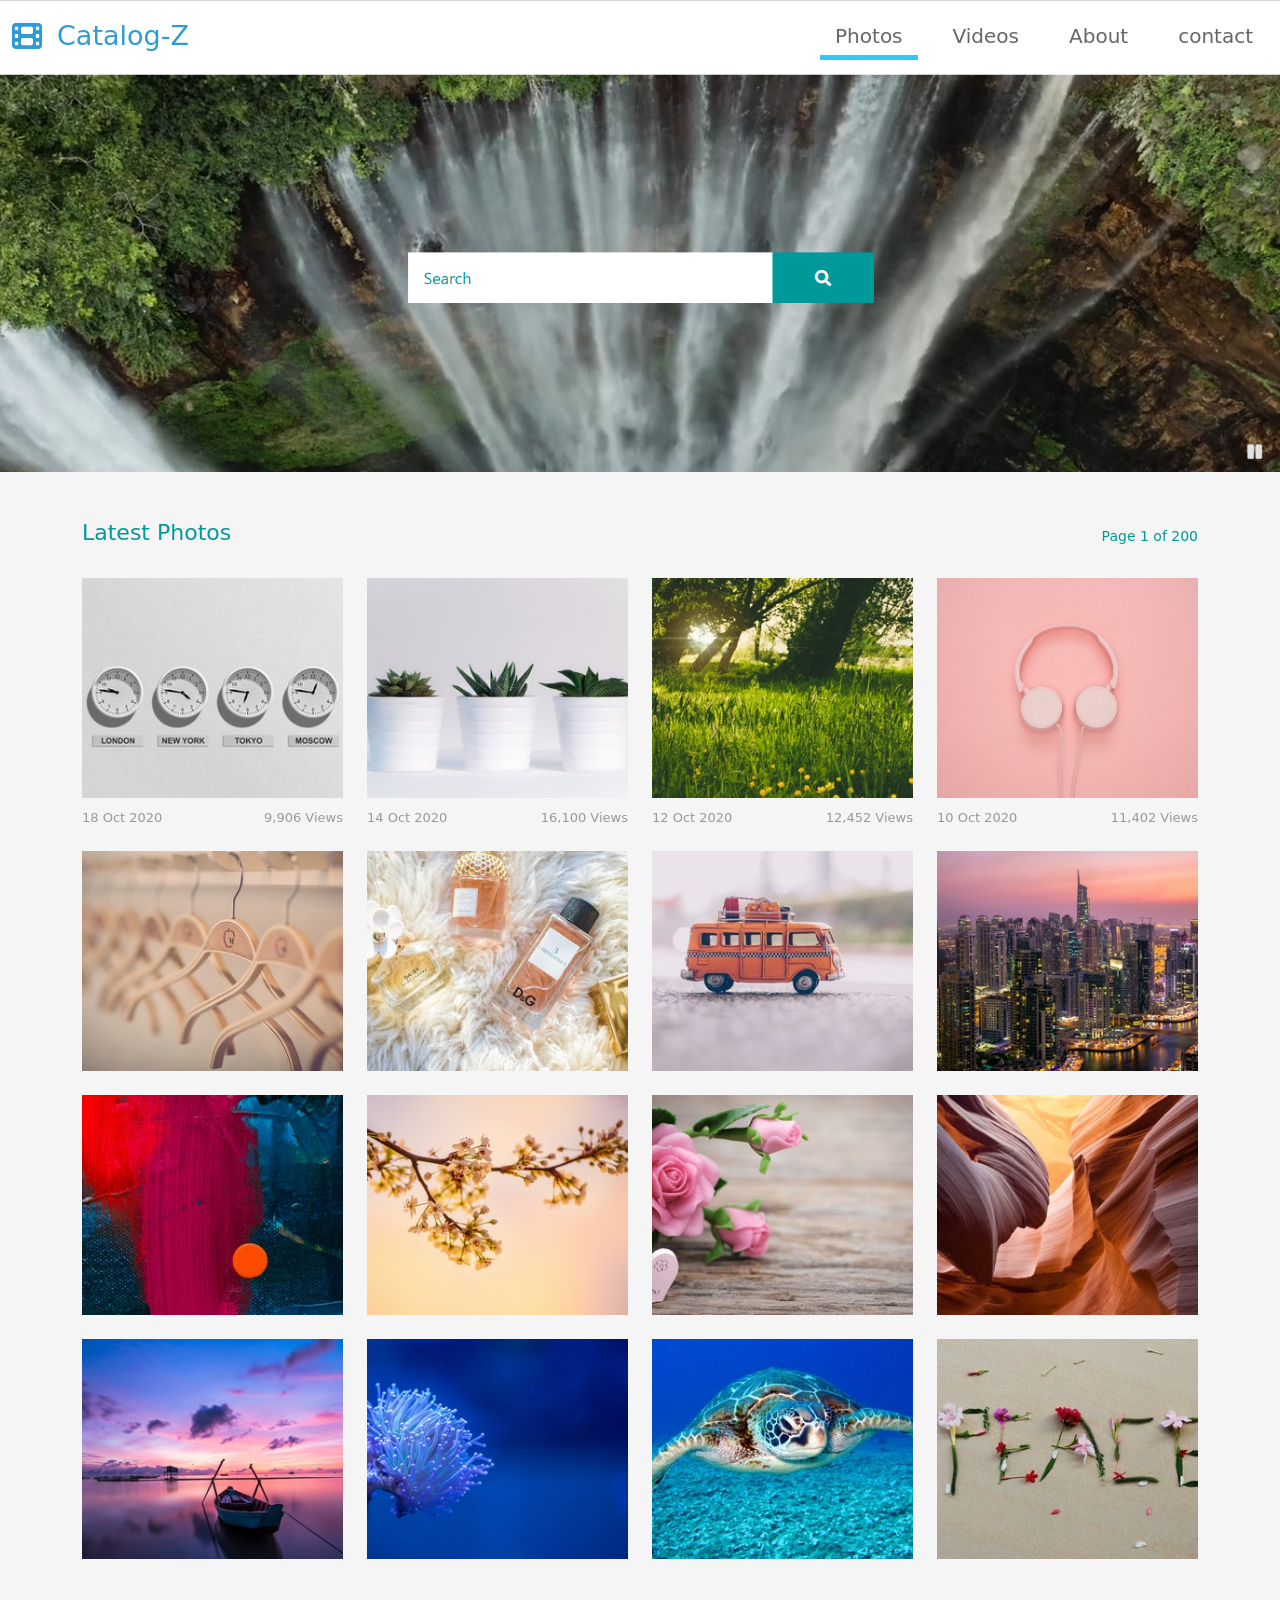
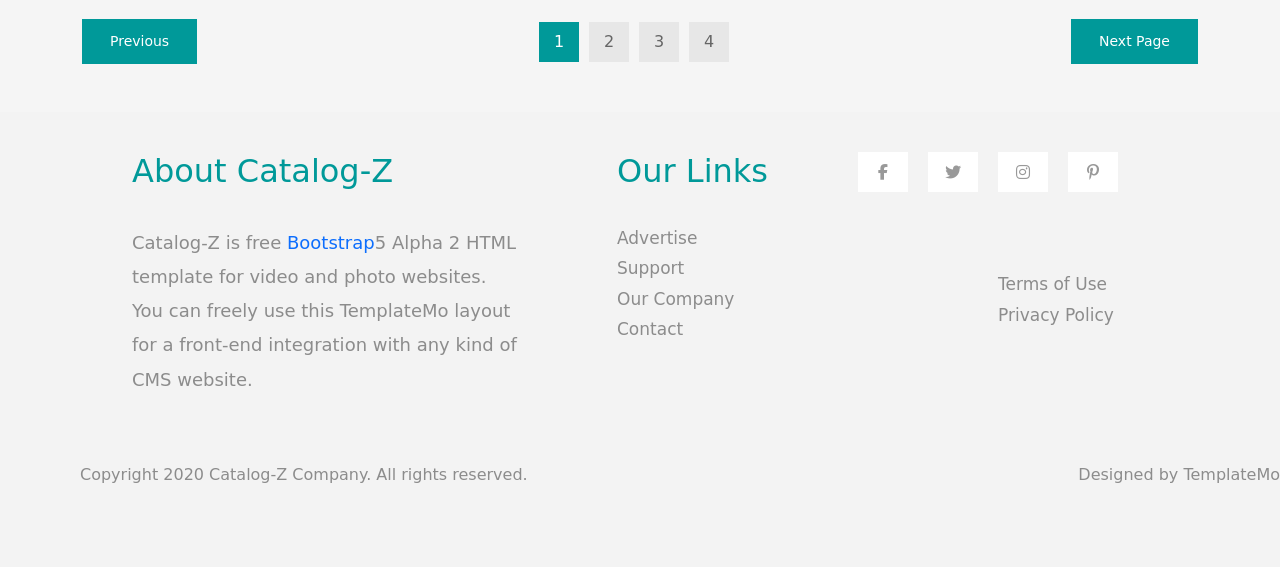
<file: video.html>
<!DOCTYPE html>
<html lang="en">
<head>
<meta charset="UTF-8">
<meta name="viewport" content="width=device-width, initial-scale=1.0">

<title>Catalog Z Style Layout</title>

<!-- Bootstrap -->
<link href="https://cdn.jsdelivr.net/npm/bootstrap@5.3.3/dist/css/bootstrap.min.css" rel="stylesheet">

<!-- Font Awesome -->
<link rel="stylesheet"
href="https://cdnjs.cloudflare.com/ajax/libs/font-awesome/6.5.2/css/all.min.css"/>

<style>
.bg-task1{
    background:#fff;
    border-top:1px solid #d8d8d8;
    padding:10px 0;
}
.navbar-brand{
  font-size:27px;
    font-weight:500;
    color:#2f9bd6 !important;
    display:flex;
    align-items:center;
    gap:15px;
}
.navbar-brand i{
    font-size: 30px;
      color:#2f9bd6;
}
.navbar-nav{
    margin-left: auto;
    gap: 20px;
}
.navbar-nav .nav-link{
    font-size:20px;
    color:#666 !important;
    font-weight:400;
    padding:9px 15px !important;
    position:relative;
    transition:.3s;
}
.navbar-nav .nav-link:hover{
    color:#009999 !important;
}

.navbar-nav .nav-link.active{
    color:#666 !important;
}
.navbar-nav .nav-link.active:hover{
    color:#2f9bd6 !important;
}
 .navbar-nav .nav-link.videos:hover{
     color:#009999 !important;
 }
 .navbar-nav .nav-link.active::after{
    content:"";
    position:absolute;
    left:0;
    bottom:0;
    width:100%;
    height:5px;
    background:#2fcbf4;
}
.navbar-nav .nav-link.videos:hover::after{
    content:"";
    position:absolute;
    left:0;
    bottom:0;
    width:90%;
    height:5px;
    background:#FF6666;
}
.navbar-nav .nav-link.about:hover::after{
    content:"";
    position:absolute;
    left:0;
    bottom:0;
    width:90%;
    height:5px;
    background:#33CC66;
    #CC66CC
}
.navbar-nav .nav-link.contact:hover::after{
    content:"";
    position:absolute;
    left:0;
    bottom:0;
    width:90%;
    height:5px;
    background:#CC66CC;

}
/* hero section  */
.hero{
    background:url('assets/images/video.png') center/cover;
    min-height:400px;
    position:relative;
    display:flex;
    align-items:center;
    justify-content:center;
}
.search-box{
    max-width:500px;
    margin:auto;
    background:#fff;
    /* border-radius:60px; */
    overflow:hidden;
    display:flex;
}

.search-box input{
    border:none;
    padding:10px;
    width:100%;
    outline:none;
}
.search-box button{
    border:none;
    background:#009999;
    color:#fff;
    width:120px;
    font-size:20px;
    padding: 12px 15px;
}
.search-box button:hover{
   
    background:#0d6e1f;
    color:#fff;
   ;
}
.search-box input{
color: #009999;
}
/* Mobile Toggle */
.navbar-toggler{
    border:none;
    box-shadow:none !important;
}

/* Responsive */
@media(max-width:991px){

    .navbar-brand{
        font-size:32px;
    }

    .navbar-brand i{
        font-size:32px;
    }

    .navbar-nav{
        margin-top:20px;
        gap:0;
    }

    .navbar-nav .nav-link{
        padding:12px 0 !important;
        display:inline-block;
    }

    .navbar-nav .nav-link.active::after{
        width:60px;
    }
}

/* garlley section  */
.gallery-section{
    background:#f5f5f5;
}

.gallery-title{
    color:#009999;
    font-size:22px;
}
.page-count{
    color:#009999;
    font-size:14px;
}

.photo-card{
    position:relative;
    overflow:hidden;
    cursor:pointer;
}
.photo-card img{
    width:100%;
    height:220px;
    object-fit:cover;
    transition:.6s;
}

/* .photo-card:hover img{
    transform:scale(1.15);
} */
 .overlay{
    position:absolute;
    inset:0;
    display:flex;
    justify-content:center;
    align-items:center;
    background:rgba(18, 12, 12, 0.15);
    opacity:0;
    transition:.5s;
}
.overlay-content{
    width:80%;
    height:80%;
    border:3px solid rgba(255,255,255,.9);
    display:flex;
    justify-content:center;
    align-items:center;
    transform:scale(.5);
    transition:.5s;
}

.overlay-content h5{
    color:#fff;
    font-size:30px;
    font-weight:700;
    letter-spacing:2px;
}

.photo-card:hover .overlay{
    opacity:1;
}
.photo-card:hover .overlay-content{
    transform:scale(1);
     background:rgba(0, 0, 0, 0.15);
}

.photo-info{
    display:flex;
    justify-content:space-between;
    margin-top:10px;
    color:#999;
    font-size:13px;
}

.pagination-area{
    display:flex;
    justify-content:space-between;
    align-items:center;
    margin-top:60px;
    flex-wrap:wrap;
    gap:20px;
}

.btn-page{
    background:#009999;
    color:#fff;
    border:none;
    padding:12px 28px;
    font-size:14px;
}
.btn-page:hover{
    background:#046767;
    color:#fff;
    border:none;
    padding:12px 28px;
    font-size:14px;
}

.numbers{
    display:flex;
    gap:10px;
}

.numbers a{
    width:40px;
    height:40px;
    background:#e7e7e7;
    text-decoration:none;
    color:#666;
    display:flex;
    justify-content:center;
    align-items:center;
}

.numbers a.active{
    background:#009999;
    color:#fff;
}
.numbers a:hover{
    background:#009999;
    color:#fff;
}

@media(max-width:768px){

    .photo-card img{
        height:180px;
    }

    .overlay-content h5{
        font-size:22px;
    }

    .pagination-area{
        justify-content:center;
    }

}
/* footer section  */
.catalog-footer{
    background:#f3f3f3;
    padding:40px 0 80px;
}
.catalog-footer h3{
    color:#009999;
    font-size:32px;
    font-weight:400;
    margin-bottom:35px;
     padding-left: 50px;
}
.catalog-footer p{
    color:#8c8c8c;
    font-size:18px;
    line-height:1.9;
    padding-left: 50px;
}
.catalog-footer p a{
    color:#0d6efd;
    text-decoration:none;
}
.catalog-footer p a:hover{
    color:#009999;
    text-decoration:none;
}
.footer-links{
    list-style:none;
    padding:0;
    margin:0;
}
.footer-links li{
    margin-bottom:5px;
}

.footer-links li a{
    text-decoration:none;
    color:#8c8c8c;
    font-size:17px;
    transition:.3s;
     padding-left: 50px;
}
.footer-links li a:hover{
    color:#009999;

}

.social-icons{
    display:flex;
    gap:20px;
    flex-wrap:wrap;
}
.social-icons a{
    width:50px;
    height:40px;
    background:#fff;
    display:flex;
    justify-content:center;
    align-items:center;
    text-decoration:none;
    color:#999;
    font-size:16px;
    transition:.4s;
    
}

.social-icons a:hover{
    background:#009999;
    color:#fff;
    /* transform:translateY(-5px); */
}
.right-links{
    margin-top:80px;
     padding-left:90px;
}


.footer-bottom{
    margin-top:50px;
    display:flex;
    justify-content:space-between;
    align-items:center;
     padding-left: 80px;
}


.copyright,
.designer{
    color:#8c8c8c;
    font-size:16px;
}
/* Tablet */

@media(max-width:991px){

    .catalog-footer{
        padding:60px 0;
    }

    .catalog-footer h3{
        font-size:32px;
    }

    .catalog-footer p{
        font-size:20px;
    }

    .footer-links li a{
        font-size:22px;
    }

    .copyright,
    .designer{
        font-size:18px;
    }

    .right-links{
        margin-top:0;
    }
}

/* Mobile */

@media(max-width:767px){

    .catalog-footer{
        text-align:center;
    }

    .catalog-footer h3{
        font-size:28px;
    }

    .catalog-footer p{
        font-size:17px;
    }

    .footer-links li a{
        font-size:18px;
    }

    .social-icons{
        justify-content:center;
    }

    .social-icons a{
        width:55px;
        height:55px;
        font-size:18px;
    }

    .footer-bottom{
        flex-direction:column;
        gap:15px;
        text-align:center;
    }

    .copyright,
    .designer{
        font-size:16px;
    }
}
</style>
</head>
<body>


<nav class="navbar navbar-expand-lg bg-task1">
  <div class="container-fluid">
  <a class="navbar-brand" href="#">
    <i class="fa-solid fa-film"></i>
    Catalog-Z
</a>
    <button class="navbar-toggler" type="button" data-bs-toggle="collapse" data-bs-target="#navbarSupportedContent" aria-controls="navbarSupportedContent" aria-expanded="false" aria-label="Toggle navigation">
      <span class="navbar-toggler-icon"></span>
    </button>
    <div class="collapse navbar-collapse" id="navbarSupportedContent">
      <ul class="navbar-nav ms-auto">
    <li class="nav-item">
        <a class="nav-link active" href="task2.html">Photos</a>
    </li>

    <li class="nav-item">
        <a class="nav-link videos" href="video.html">Videos</a>
    </li>

    <li class="nav-item">
        <a class="nav-link about" href="aboutus-task2.html">About</a>
    </li>

    <li class="nav-item">
        <a class="nav-link contact" href="contac-us-task1.html">contact</a>
    </li>
</ul>
      
    </div>
  </div>
</nav>
<!-- HERO -->

<section class="hero">

<div class="hero-content container">

<div class="search-box">
<!-- 
<input type="text" placeholder="Search ">

<button>
<i class="fa-solid fa-magnifying-glass"></i>
</button> -->

</div>

</div>

</section>
<!-- garlley section  -->
 <section class="gallery-section py-5">
    <div class="container">

        <div class="d-flex justify-content-between align-items-center mb-4">
            <h4 class="gallery-title">Latest Photos</h4>

            <div class="page-count">
                Page <span>1</span> of 200
            </div>
        </div>

        <div class="row g-4">

            <!-- Card 1 -->
            <div class="col-lg-3 col-md-4 col-sm-6">
                <div class="photo-card">
                    <img src="assets/images/pic2.png" alt="">
                    <div class="overlay">
                        <div class="overlay-content">
                            <h5>CLOCK</h5>
                        </div>
                    </div>
                </div>

                <div class="photo-info">
                    <span>18 Oct 2020</span>
                    <span>9,906 Views</span>
                </div>
            </div>

            <!-- Card 2 -->
            <div class="col-lg-3 col-md-4 col-sm-6">
                <div class="photo-card">
                   <img src="assets/images/pic3.png" alt="">
                    <div class="overlay">
                        <div class="overlay-content">
                            <h5>PLANTS</h5>
                        </div>
                    </div>
                </div>

                <div class="photo-info">
                    <span>14 Oct 2020</span>
                    <span>16,100 Views</span>
                </div>
            </div>

            <!-- Card 3 -->
            <div class="col-lg-3 col-md-4 col-sm-6">
                <div class="photo-card">
                    <img src="assets/images/pic4.png" alt="">
                    <div class="overlay">
                        <div class="overlay-content">
                            <h5>MORNING</h5>
                        </div>
                    </div>
                </div>

                <div class="photo-info">
                    <span>12 Oct 2020</span>
                    <span>12,452 Views</span>
                </div>
            </div>

            <!-- Card 4 -->
            <div class="col-lg-3 col-md-4 col-sm-6">
                <div class="photo-card">
                 <img src="assets/images/pic5.png" alt="">
                    <div class="overlay">
                        <div class="overlay-content">
                            <h5>PINKY</h5>
                        </div>
                    </div>
                </div>

                <div class="photo-info">
                    <span>10 Oct 2020</span>
                    <span>11,402 Views</span>
                </div>
            </div>

            <!-- More Cards -->
            <div class="col-lg-3 col-md-4 col-sm-6">
                <div class="photo-card">
                  <img src="assets/images/pic6.png" alt="">
                    <div class="overlay">
                        <div class="overlay-content">
                            <h5>HANGERS</h5>
                        </div>
                    </div>
                </div>
            </div>

            <div class="col-lg-3 col-md-4 col-sm-6">
                <div class="photo-card">
                   <img src="assets/images/pic7.png" alt="">
                    <div class="overlay">
                        <div class="overlay-content">
                            <h5>PERFUMES</h5>
                        </div>
                    </div>
                </div>
            </div>

            <div class="col-lg-3 col-md-4 col-sm-6">
                <div class="photo-card">
                  <img src="assets/images/pic8.png" alt="">
                    <div class="overlay">
                        <div class="overlay-content">
                            <h5>BUS</h5>
                        </div>
                    </div>
                </div>
            </div>

            <div class="col-lg-3 col-md-4 col-sm-6">
                <div class="photo-card">
                   <img src="assets/images/pic9.png" alt="">
                    <div class="overlay">
                        <div class="overlay-content">
                            <h5>NEW YORK</h5>
                        </div>
                    </div>
                </div>
            </div>
             <div class="col-lg-3 col-md-4 col-sm-6">
                <div class="photo-card">
                   <img src="assets/images/pic10.png" alt="">
                    <div class="overlay">
                        <div class="overlay-content">
                            <h5>ABSTRACT</h5>
                        </div>
                    </div>
                </div>
            </div>
             <div class="col-lg-3 col-md-4 col-sm-6">
                <div class="photo-card">
                   <img src="assets/images/pic11.png" alt="">
                    <div class="overlay">
                        <div class="overlay-content">
                            <h5>FLOWERS</h5>
                        </div>
                    </div>
                </div>
            </div>
             <div class="col-lg-3 col-md-4 col-sm-6">
                <div class="photo-card">
                   <img src="assets/images/pic12.png"alt="">
                    <div class="overlay">
                        <div class="overlay-content">
                            <h5>ROSY</h5>
                        </div>
                    </div>
                </div>
            </div>
             <div class="col-lg-3 col-md-4 col-sm-6">
                <div class="photo-card">
                   <img src="assets/images/pic13.png"alt="">
                    <div class="overlay">
                        <div class="overlay-content">
                            <h5>ROCKY</h5>
                        </div>
                    </div>
                </div>
            </div>
             <div class="col-lg-3 col-md-4 col-sm-6">
                <div class="photo-card">
                   <img src="assets/images/pic14.png"alt="">
                    <div class="overlay">
                        <div class="overlay-content">
                            <h5>PURPLE</h5>
                        </div>
                    </div>
                </div>
            </div>
             <div class="col-lg-3 col-md-4 col-sm-6">
                <div class="photo-card">
                   <img src="assets/images/pic15.png"alt="">
                    <div class="overlay">
                        <div class="overlay-content">
                            <h5>SEA</h5>
                        </div>
                    </div>
                </div>
            </div>
             <div class="col-lg-3 col-md-4 col-sm-6">
                <div class="photo-card">
                   <img src="assets/images/pic16.png"alt="">
                    <div class="overlay">
                        <div class="overlay-content">
                            <h5>TURTLE</h5>
                        </div>
                    </div>
                </div>
            </div>
             <div class="col-lg-3 col-md-4 col-sm-6">
                <div class="photo-card">
                   <img src="assets/images/pic17.png"alt="">
                    <div class="overlay">
                        <div class="overlay-content">
                            <h5>PEACE</h5>
                        </div>
                    </div>
                </div>
            </div>

        </div>

        <!-- Pagination -->

        <div class="pagination-area">

            <button class="btn-page">
                Previous
            </button>

            <div class="numbers">
                <a href="#" class="active">1</a>
                <a href="#">2</a>
                <a href="#">3</a>
                <a href="#">4</a>
            </div>

            <button class="btn-page">
                Next Page
            </button>

        </div>

    </div>
</section>
<!-- footer section  -->
 <footer class="catalog-footer">
    <div class="container">
       <div class="row gy-5 gx-lg-5">

            <!-- About -->
            <div class="col-lg-5 col-md-6">
                <h3>About Catalog-Z</h3>

                <p>
                    Catalog-Z is free<a href="#"> Bootstrap</a>5 Alpha 2 HTML template
                    for video and photo websites. You can freely use this
                    TemplateMo layout for a front-end integration with any
                    kind of CMS website.
                </p>
            </div>

            <!-- Links -->
            <div class="col-lg-3 col-md-6">
                <h3>Our Links</h3>

                <ul class="footer-links">
                    <li><a href="#">Advertise</a></li>
                    <li><a href="#">Support</a></li>
                    <li><a href="#">Our Company</a></li>
                    <li><a href="#">Contact</a></li>
                </ul>
            </div>

            <!-- Social -->
            <div class="col-lg-4 col-md-6">
                <div class="social-icons">
                    <a href="#"><i class="fab fa-facebook-f"></i></a>
                    <a href="#"><i class="fab fa-twitter"></i></a>
                    <a href="#"><i class="fab fa-instagram"></i></a>
                    <a href="#"><i class="fab fa-pinterest-p"></i></a>
                </div>
                
                <ul class="footer-links right-links">
                    <li><a href="#">Terms of Use</a></li>
                    <li><a href="#">Privacy Policy</a></li>
                </ul>
            </div>
            </div>

            <!-- Policies -->
           

        </div>

        <!-- Bottom Footer -->

        <div class="footer-bottom">

            <div class="copyright">
                Copyright 2020 Catalog-Z Company.
                All rights reserved.
            </div>

            <div class="designer">
                Designed by TemplateMo
            </div>

        </div>

    </div>
</footer>

<!-- Bootstrap JS -->

<script src="https://cdn.jsdelivr.net/npm/bootstrap@5.3.3/dist/js/bootstrap.bundle.min.js"></script>

</body>
</html>
</file>
